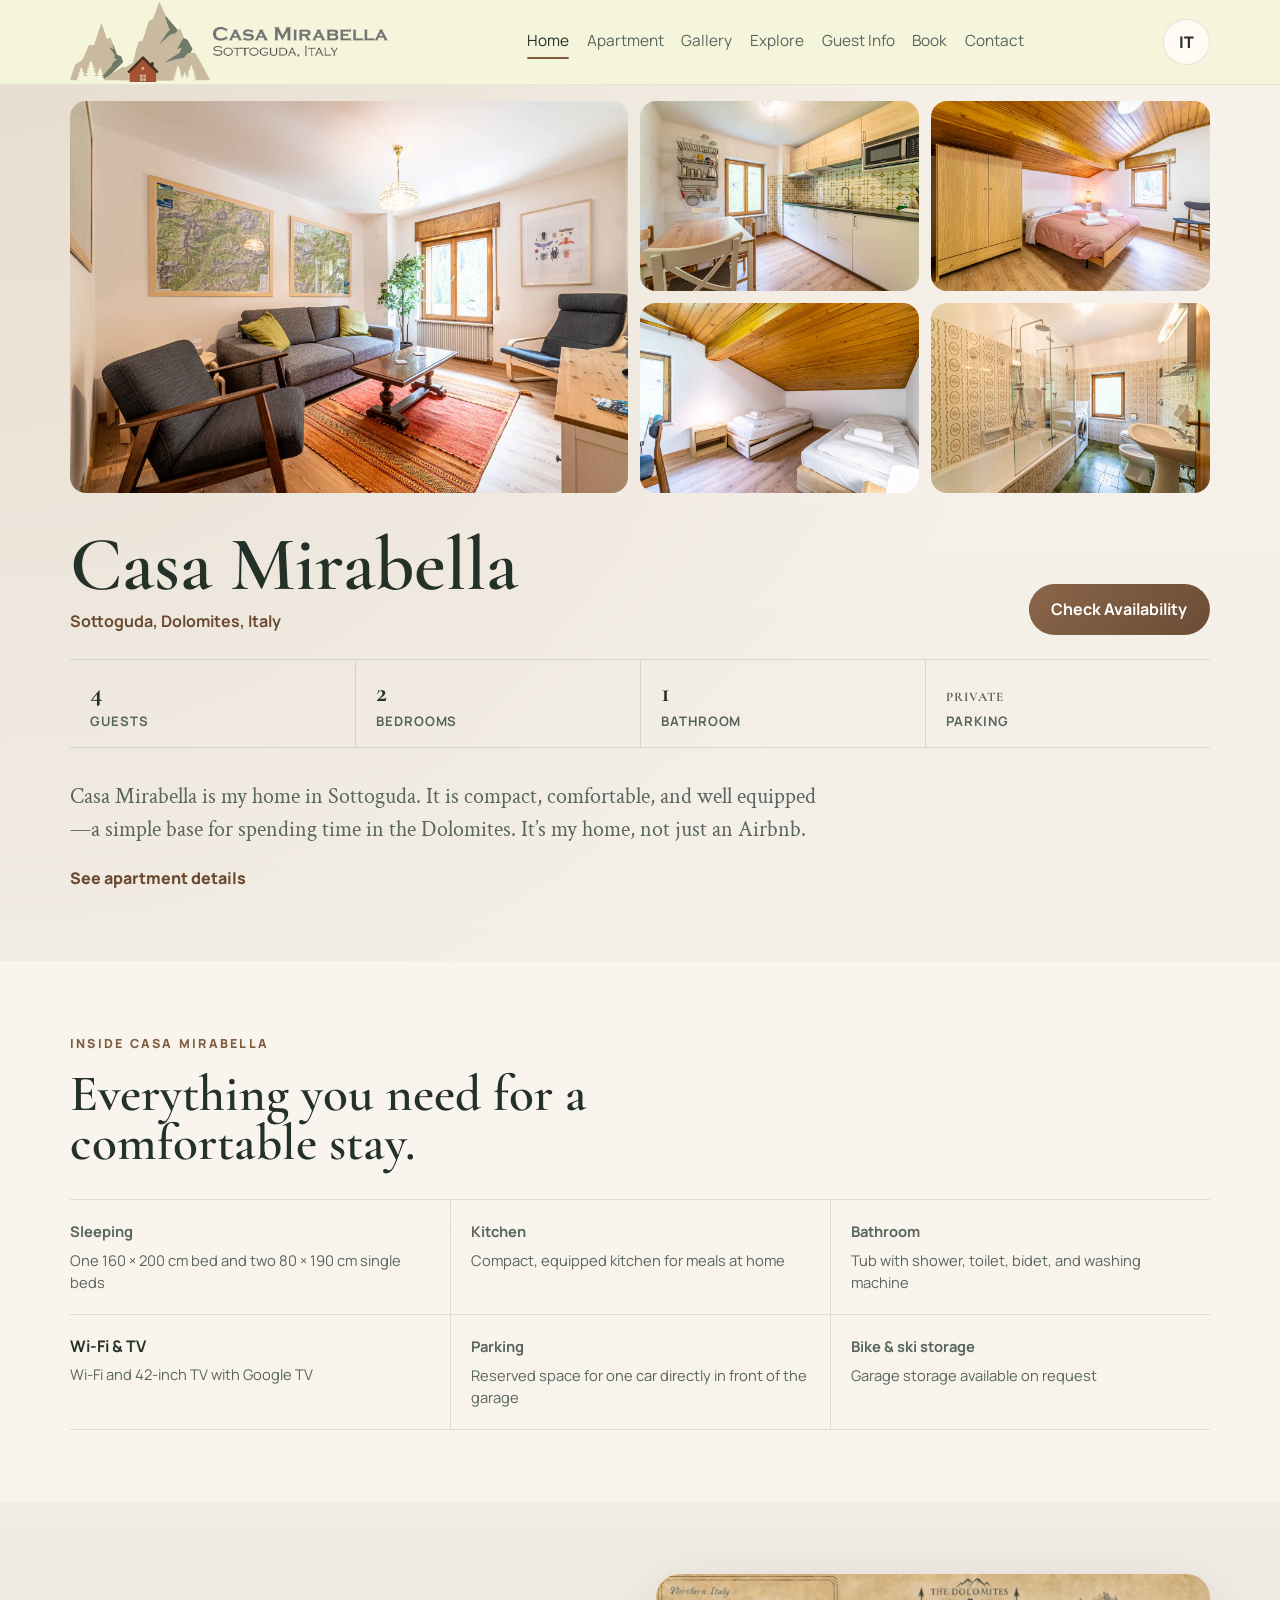
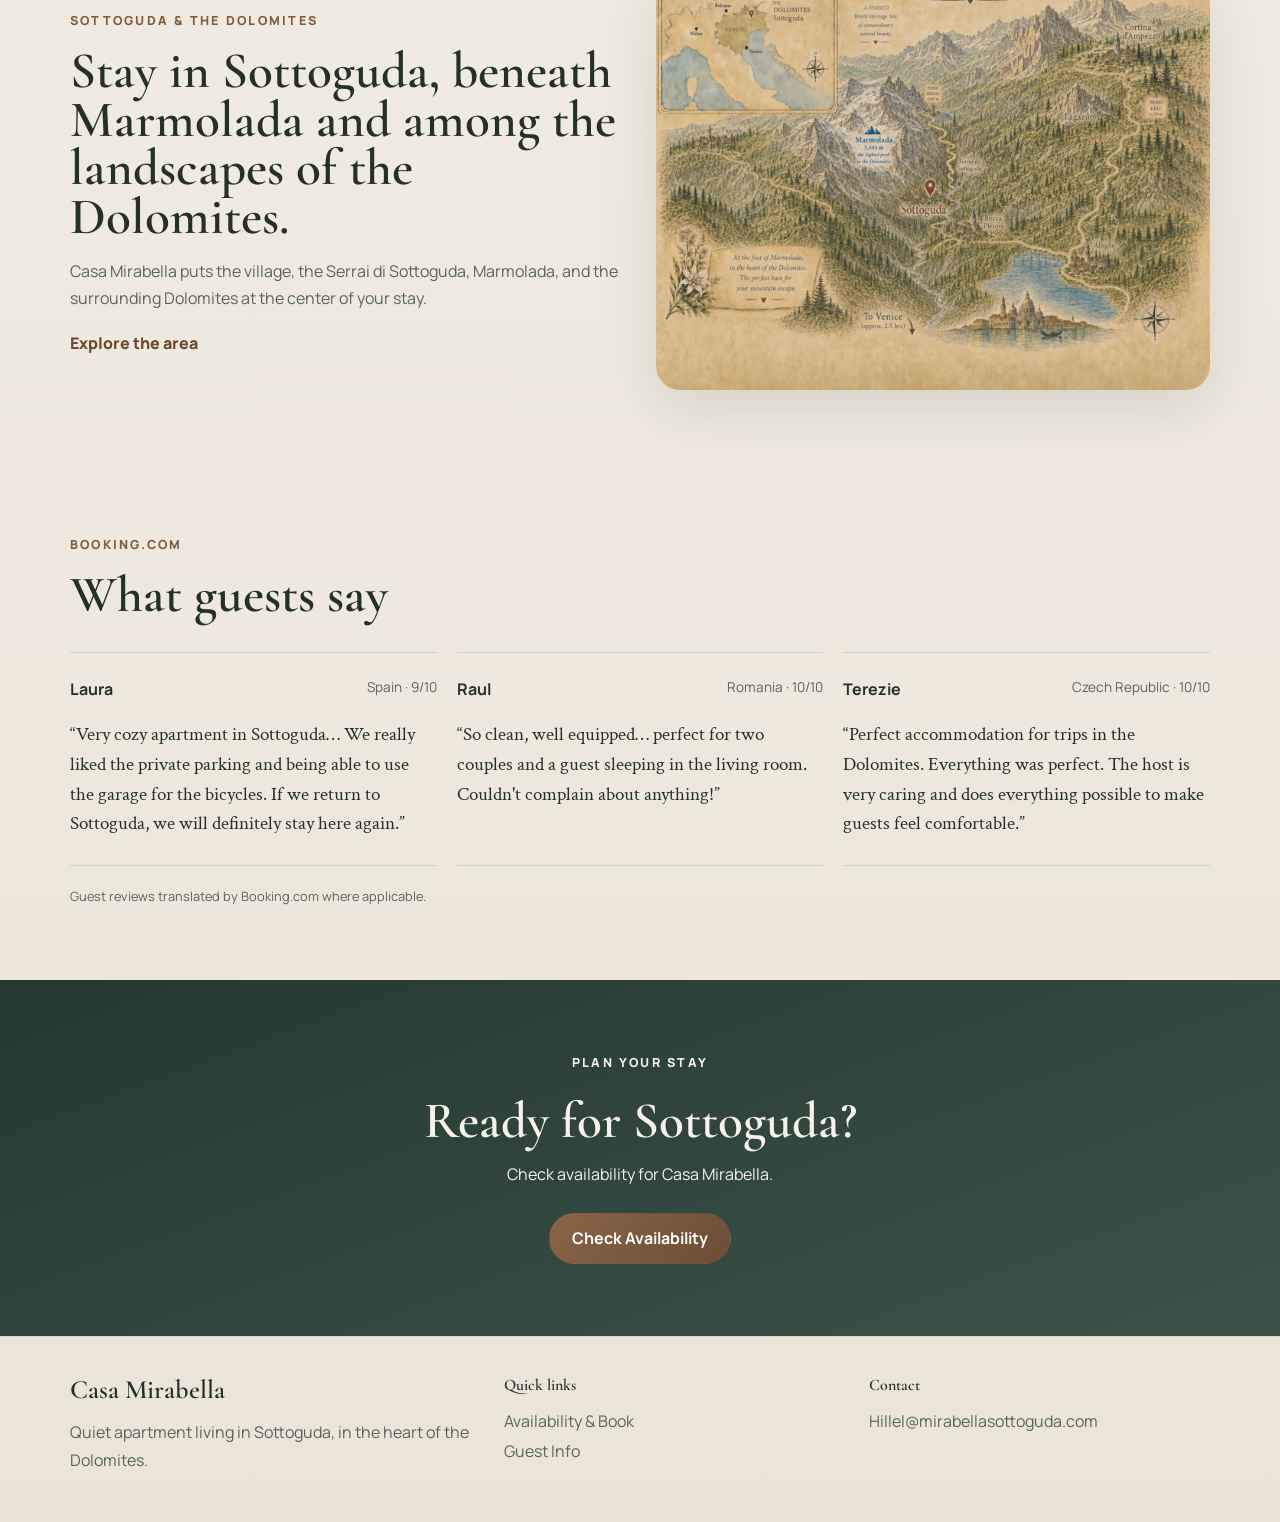
<file: index.html>
<!DOCTYPE html>
<html lang="en">
<head>
  <meta charset="UTF-8">
  <meta name="viewport" content="width=device-width, initial-scale=1.0">
  <title>Casa Mirabella | Dolomite Apartment in Sottoguda</title>
  <meta name="description" content="Casa Mirabella is a warm mountain apartment in Sottoguda, Italy, designed for quiet stays, alpine adventures, and comfortable guest living in the Dolomites.">
  <link rel="preconnect" href="https://fonts.googleapis.com">
  <link rel="preconnect" href="https://fonts.gstatic.com" crossorigin>
  <link href="https://fonts.googleapis.com/css2?family=Manrope:wght@400;500;700;800&family=Cormorant+Garamond:wght@500;600;700&family=Crimson+Text:wght@400;600&display=swap" rel="stylesheet">
  <link rel="stylesheet" href="style.css">
</head>
<body data-page="home">
  <header class="site-header">
    <div class="container header-inner">
      <a class="brand" href="index.html" aria-label="Casa Mirabella home">
        <img class="brand-icon" src="photos/casa-mirabella-icon.png" alt="Casa Mirabella">
        <span class="brand-text">
          <img class="brand-name" src="photos/casa-mirabella-text.png" alt="Casa Mirabella">
          <img class="brand-tagline" src="photos/Sottoguda-Italy.png" alt="Sottoguda, Italy">
        </span>
      </a>
      <button class="nav-toggle" type="button" aria-expanded="false" aria-controls="site-nav"><span></span><span></span><span></span></button>
      <nav id="site-nav" class="site-nav" aria-label="Main navigation">
        <a href="index.html" class="active"><span class="lang lang-en">Home</span><span class="lang lang-it">Home</span></a>
        <a href="apartment.html"><span class="lang lang-en">Apartment</span><span class="lang lang-it">Appartamento</span></a>
        <a href="gallery.html"><span class="lang lang-en">Gallery</span><span class="lang lang-it">Galleria</span></a>
        <a href="explore.html"><span class="lang lang-en">Explore</span><span class="lang lang-it">Dintorni</span></a>
        <a href="guest-info.html"><span class="lang lang-en">Guest Info</span><span class="lang lang-it">Info Ospiti</span></a>
        <a href="book.html"><span class="lang lang-en">Book</span><span class="lang lang-it">Prenota</span></a>
        <a href="contact.html"><span class="lang lang-en">Contact</span><span class="lang lang-it">Contatti</span></a>
      </nav>
      <button class="language-toggle" type="button" aria-label="Toggle language"><span data-lang-label>IT</span></button>
    </div>
  </header>

  <main>
    <section class="home-property-opening" aria-labelledby="property-title">
      <div class="container">
        <div class="home-photo-grid" aria-label="Casa Mirabella apartment photos">
          <a class="home-photo home-photo-feature" href="gallery.html"><img src="photos/apartment/livingroom.jpg" alt="Casa Mirabella living room"></a>
          <a class="home-photo" href="gallery.html"><img src="photos/apartment/kitchen.jpg" alt="Casa Mirabella kitchen"></a>
          <a class="home-photo" href="gallery.html"><img src="photos/apartment/master.jpg" alt="Casa Mirabella main bedroom"></a>
          <a class="home-photo" href="gallery.html"><img src="photos/apartment/guest.jpg" alt="Casa Mirabella twin bedroom"></a>
          <a class="home-photo" href="gallery.html"><img src="photos/apartment/bath.jpg" alt="Casa Mirabella bathroom"></a>
        </div>

        <div class="property-heading">
          <div>
            <h1 id="property-title">Casa Mirabella</h1>
            <p class="property-location"><span class="lang lang-en">Sottoguda, Dolomites, Italy</span><span class="lang lang-it">Sottoguda, Dolomiti, Italia</span></p>
          </div>
          <a class="button button-primary" href="book.html"><span class="lang lang-en">Check Availability</span><span class="lang lang-it">Controlla disponibilità</span></a>
        </div>

        <div class="property-facts" aria-label="Key property facts">
          <div><strong>4</strong><span class="lang lang-en">Guests</span><span class="lang lang-it">Ospiti</span></div>
          <div><strong>2</strong><span class="lang lang-en">Bedrooms</span><span class="lang lang-it">Camere</span></div>
          <div><strong>1</strong><span class="lang lang-en">Bathroom</span><span class="lang lang-it">Bagno</span></div>
          <div><strong><span class="lang lang-en">Private</span><span class="lang lang-it">Privato</span></strong><span class="lang lang-en">Parking</span><span class="lang lang-it">Parcheggio</span></div>
        </div>

        <div class="property-intro">
          <p><span class="lang lang-en">Casa Mirabella is my home in Sottoguda. It is compact, comfortable, and well equipped—a simple base for spending time in the Dolomites. It’s my home, not just an Airbnb.</span><span class="lang lang-it">Casa Mirabella è la mia casa a Sottoguda. È raccolta, confortevole e ben attrezzata: una base semplice per vivere le Dolomiti. È casa mia, non soltanto un Airbnb.</span></p>
          <a class="text-link" href="apartment.html"><span class="lang lang-en">See apartment details</span><span class="lang lang-it">Scopri l’appartamento</span></a>
        </div>
      </div>
    </section>

    <section class="section section-soft home-details">
      <div class="container">
        <div class="section-heading">
          <p class="eyebrow"><span class="lang lang-en">Inside Casa Mirabella</span><span class="lang lang-it">Dentro Casa Mirabella</span></p>
          <h2><span class="lang lang-en">Everything you need for a comfortable stay.</span><span class="lang lang-it">Tutto il necessario per un soggiorno confortevole.</span></h2>
        </div>
        <div class="home-detail-list">
          <div><strong><span class="lang lang-en">Sleeping</span><span class="lang lang-it">Posti letto</span></strong><span class="lang lang-en">One 160 × 200 cm bed and two 80 × 190 cm single beds</span><span class="lang lang-it">Un letto da 160 × 200 cm e due letti singoli da 80 × 190 cm</span></div>
          <div><strong><span class="lang lang-en">Kitchen</span><span class="lang lang-it">Cucina</span></strong><span class="lang lang-en">Compact, equipped kitchen for meals at home</span><span class="lang lang-it">Cucina raccolta e attrezzata per mangiare in casa</span></div>
          <div><strong><span class="lang lang-en">Bathroom</span><span class="lang lang-it">Bagno</span></strong><span class="lang lang-en">Tub with shower, toilet, bidet, and washing machine</span><span class="lang lang-it">Vasca con doccia, WC, bidet e lavatrice</span></div>
          <div><strong>Wi-Fi & TV</strong><span class="lang lang-en">Wi-Fi and 42-inch TV with Google TV</span><span class="lang lang-it">Wi-Fi e TV da 42 pollici con Google TV</span></div>
          <div><strong><span class="lang lang-en">Parking</span><span class="lang lang-it">Parcheggio</span></strong><span class="lang lang-en">Reserved space for one car directly in front of the garage</span><span class="lang lang-it">Posto riservato per un’auto direttamente davanti al garage</span></div>
          <div><strong><span class="lang lang-en">Bike & ski storage</span><span class="lang lang-it">Deposito bici e sci</span></strong><span class="lang lang-en">Garage storage available on request</span><span class="lang lang-it">Spazio in garage disponibile su richiesta</span></div>
        </div>
      </div>
    </section>

    <section class="section home-map-section">
      <div class="container location-band">
        <div class="location-copy">
          <p class="eyebrow"><span class="lang lang-en">Sottoguda & the Dolomites</span><span class="lang lang-it">Sottoguda e le Dolomiti</span></p>
          <h2><span class="lang lang-en">Stay in Sottoguda, beneath Marmolada and among the landscapes of the Dolomites.</span><span class="lang lang-it">Soggiorna a Sottoguda, ai piedi della Marmolada e tra i paesaggi delle Dolomiti.</span></h2>
          <p><span class="lang lang-en">Casa Mirabella puts the village, the Serrai di Sottoguda, Marmolada, and the surrounding Dolomites at the center of your stay.</span><span class="lang lang-it">Casa Mirabella mette al centro del soggiorno il borgo, i Serrai di Sottoguda, la Marmolada e le Dolomiti circostanti.</span></p>
          <a class="text-link" href="explore.html"><span class="lang lang-en">Explore the area</span><span class="lang lang-it">Scopri la zona</span></a>
        </div>
        <div class="location-map"><img src="photos/area/artistic_map.png" alt="Illustrated map of Sottoguda and the surrounding Dolomites"></div>
      </div>
    </section>

    <section class="section home-reviews">
      <div class="container">
        <div class="section-heading">
          <p class="eyebrow">Booking.com</p>
          <h2><span class="lang lang-en">What guests say</span><span class="lang lang-it">Cosa dicono gli ospiti</span></h2>
        </div>
        <div class="review-grid">
          <article class="review-card">
            <div class="review-meta"><strong>Laura</strong><span><span class="lang lang-en">Spain · 9/10</span><span class="lang lang-it">Spagna · 9/10</span></span></div>
            <blockquote><span class="lang lang-en">“Very cozy apartment in Sottoguda… We really liked the private parking and being able to use the garage for the bicycles. If we return to Sottoguda, we will definitely stay here again.”</span><span class="lang lang-it">“Appartamento molto accogliente a Sottoguda… Ci sono piaciuti molto il parcheggio privato e la possibilità di utilizzare il garage per le biciclette. Se torneremo a Sottoguda, soggiorneremo sicuramente di nuovo qui.”</span></blockquote>
          </article>
          <article class="review-card">
            <div class="review-meta"><strong>Raul</strong><span>Romania · 10/10</span></div>
            <blockquote><span class="lang lang-en">“So clean, well equipped… perfect for two couples and a guest sleeping in the living room. Couldn't complain about anything!”</span><span class="lang lang-it">“Pulitissimo e ben attrezzato… perfetto per due coppie e un ospite che dorme in soggiorno. Non potremmo lamentarci di nulla!”</span></blockquote>
          </article>
          <article class="review-card">
            <div class="review-meta"><strong>Terezie</strong><span><span class="lang lang-en">Czech Republic · 10/10</span><span class="lang lang-it">Repubblica Ceca · 10/10</span></span></div>
            <blockquote><span class="lang lang-en">“Perfect accommodation for trips in the Dolomites. Everything was perfect. The host is very caring and does everything possible to make guests feel comfortable.”</span><span class="lang lang-it">“Alloggio perfetto per escursioni nelle Dolomiti. Tutto era perfetto. L’host è molto premuroso e fa tutto il possibile per far sentire gli ospiti a proprio agio.”</span></blockquote>
          </article>
        </div>
        <p class="review-note"><span class="lang lang-en">Guest reviews translated by Booking.com where applicable.</span><span class="lang lang-it">Recensioni degli ospiti tradotte da Booking.com, ove applicabile.</span></p>
      </div>
    </section>

    <section class="section section-dark home-booking-cta">
      <div class="container">
        <p class="eyebrow"><span class="lang lang-en">Plan your stay</span><span class="lang lang-it">Organizza il soggiorno</span></p>
        <h2><span class="lang lang-en">Ready for Sottoguda?</span><span class="lang lang-it">Pronto per Sottoguda?</span></h2>
        <p><span class="lang lang-en">Check availability for Casa Mirabella.</span><span class="lang lang-it">Controlla la disponibilità di Casa Mirabella.</span></p>
        <a class="button button-primary" href="book.html"><span class="lang lang-en">Check Availability</span><span class="lang lang-it">Controlla disponibilità</span></a>
      </div>
    </section>
  </main>

  <footer class="site-footer">
    <div class="container footer-grid">
      <div><h3>Casa Mirabella</h3><p class="lang lang-en">Quiet apartment living in Sottoguda, in the heart of the Dolomites.</p><p class="lang lang-it">Un soggiorno tranquillo a Sottoguda, nel cuore delle Dolomiti.</p></div>
      <div><h4><span class="lang lang-en">Quick links</span><span class="lang lang-it">Link rapidi</span></h4><a href="book.html"><span class="lang lang-en">Availability & Book</span><span class="lang lang-it">Disponibilità e prenotazioni</span></a><a href="guest-info.html"><span class="lang lang-en">Guest Info</span><span class="lang lang-it">Info Ospiti</span></a></div>
      <div><h4><span class="lang lang-en">Contact</span><span class="lang lang-it">Contatti</span></h4><a href="contact.html#contact-form">Hillel@mirabellasottoguda.com</a></div>
    </div>
  </footer>
  <script src="script.js"></script>
</body>
</html>
</file>
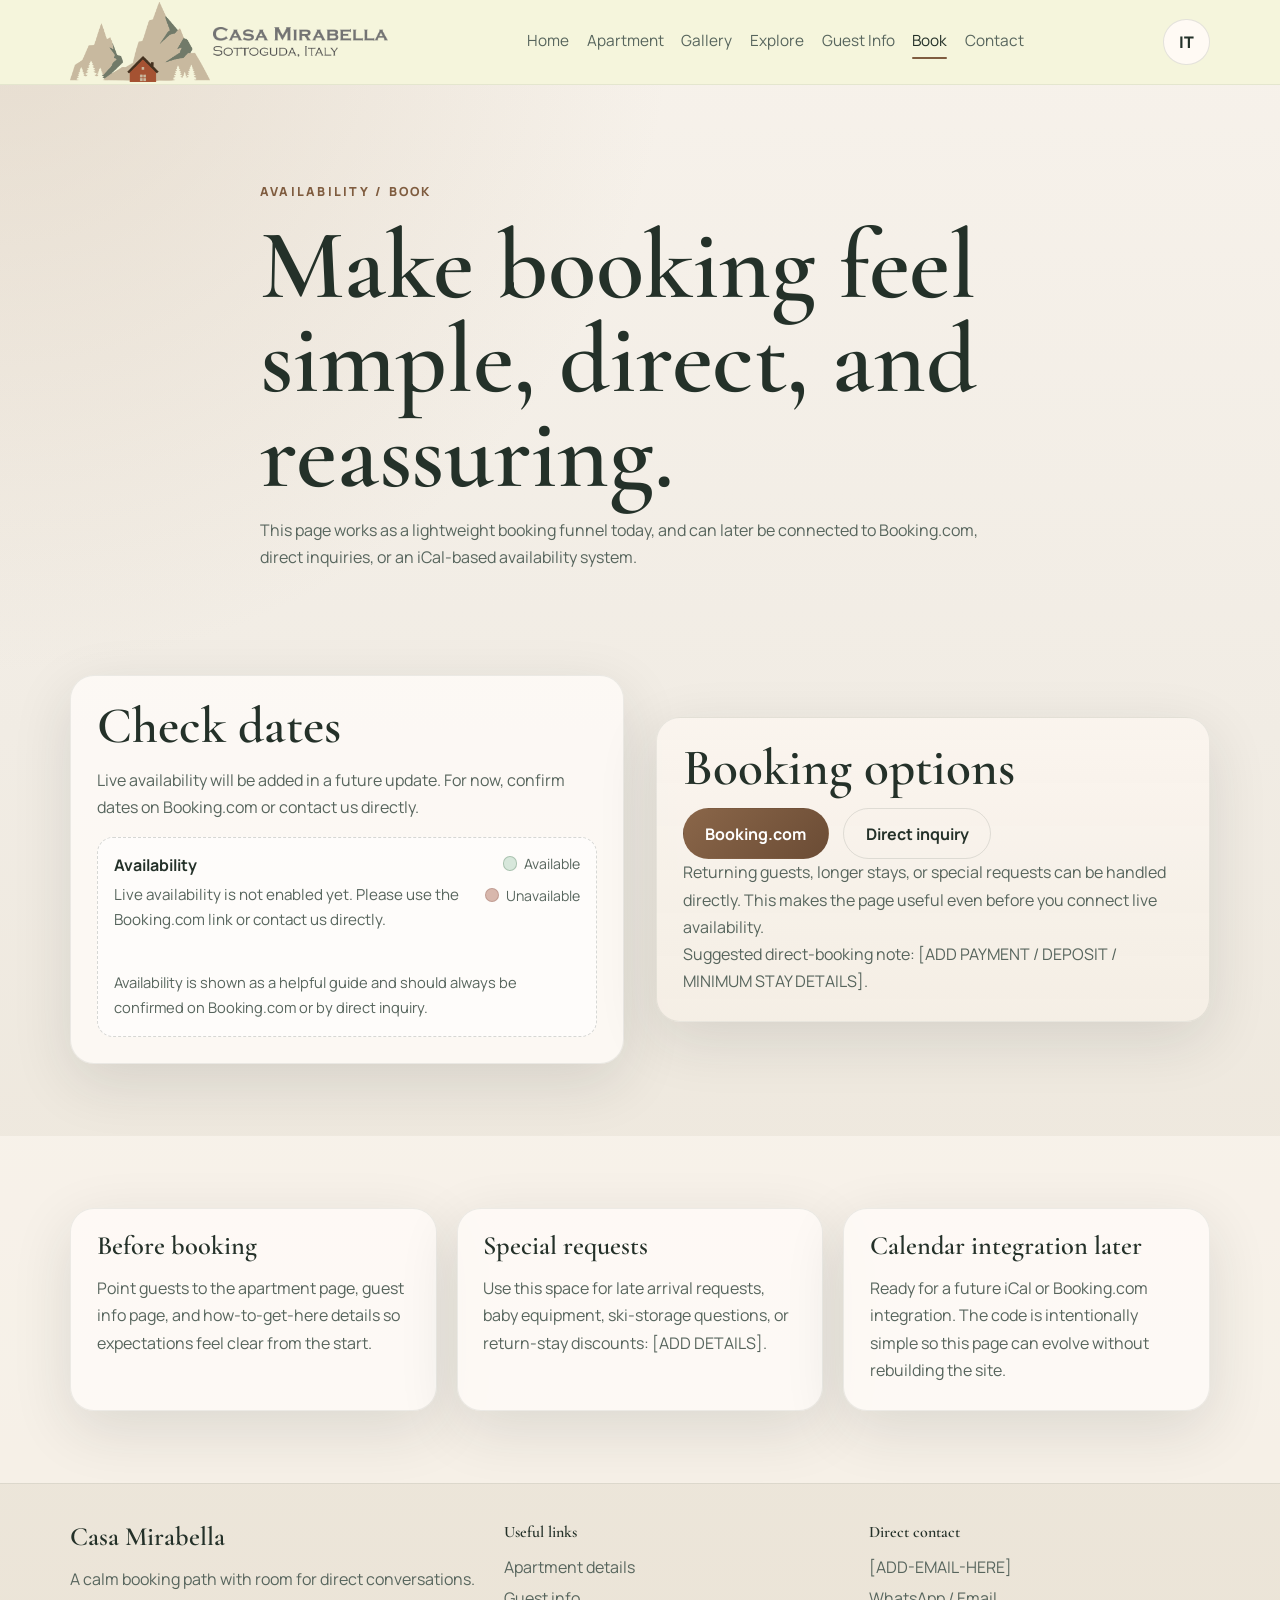
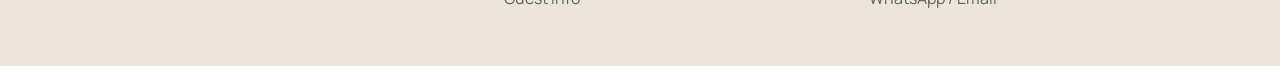
<file: book.html>
<!DOCTYPE html>
<html lang="en">
<head>
  <meta charset="UTF-8">
  <meta name="viewport" content="width=device-width, initial-scale=1.0">
  <title>Availability & Book | Casa Mirabella</title>
  <meta name="description" content="Availability and booking page for Casa Mirabella in Sottoguda, Italy.">
  <link rel="preconnect" href="https://fonts.googleapis.com">
  <link rel="preconnect" href="https://fonts.gstatic.com" crossorigin>
  <link href="https://fonts.googleapis.com/css2?family=Manrope:wght@400;500;700;800&family=Cormorant+Garamond:wght@500;600;700&family=Crimson+Text:wght@400;600&display=swap" rel="stylesheet">
  <link rel="stylesheet" href="style.css">
</head>
<body data-page="book">
  <header class="site-header">
    <div class="container header-inner">
      <a class="brand" href="index.html" aria-label="Casa Mirabella home"><img class="brand-icon" src="photos/casa-mirabella-icon.png" alt="Casa Mirabella"><span class="brand-text"><img class="brand-name" src="photos/casa-mirabella-text.png" alt="Casa Mirabella"><img class="brand-tagline" src="photos/Sottoguda-Italy.png" alt="Sottoguda, Italy"></span></a>
      <button class="nav-toggle" type="button" aria-expanded="false" aria-controls="site-nav"><span></span><span></span><span></span></button>
      <nav id="site-nav" class="site-nav" aria-label="Main navigation">
        <a href="index.html"><span class="lang lang-en">Home</span><span class="lang lang-it">Home</span></a>
        <a href="apartment.html"><span class="lang lang-en">Apartment</span><span class="lang lang-it">Appartamento</span></a>
        <a href="gallery.html"><span class="lang lang-en">Gallery</span><span class="lang lang-it">Galleria</span></a>
        <a href="explore.html"><span class="lang lang-en">Explore</span><span class="lang lang-it">Dintorni</span></a>
        <a href="guest-info.html"><span class="lang lang-en">Guest Info</span><span class="lang lang-it">Info Ospiti</span></a>
        <a href="book.html" class="active"><span class="lang lang-en">Book</span><span class="lang lang-it">Prenota</span></a>
        <a href="contact.html"><span class="lang lang-en">Contact</span><span class="lang lang-it">Contatti</span></a>
      </nav>
      <button class="language-toggle" type="button" aria-label="Toggle language"><span data-lang-label>IT</span></button>
    </div>
  </header>
  <main class="page-main">
    <section class="page-hero">
      <div class="container narrow">
        <p class="eyebrow"><span class="lang lang-en">Availability / Book</span><span class="lang lang-it">Disponibilita / Prenota</span></p>
        <h1><span class="lang lang-en">Make booking feel simple, direct, and reassuring.</span><span class="lang lang-it">Rendi la prenotazione semplice, diretta e rassicurante.</span></h1>
        <p><span class="lang lang-en">This page works as a lightweight booking funnel today, and can later be connected to Booking.com, direct inquiries, or an iCal-based availability system.</span><span class="lang lang-it">Questa pagina funziona gia oggi come un piccolo funnel di prenotazione e puo poi essere collegata a Booking.com, richieste dirette o a un sistema disponibilita basato su iCal.</span></p>
      </div>
    </section>
    <section class="section">
      <div class="container booking-layout">
        <div class="booking-panel">
          <h2><span class="lang lang-en">Check dates</span><span class="lang lang-it">Controlla le date</span></h2>
          <p><span class="lang lang-en">Live availability will be added in a future update. For now, confirm dates on Booking.com or contact us directly.</span><span class="lang lang-it">La disponibilita in tempo reale verra aggiunta in un aggiornamento futuro. Per ora, conferma le date su Booking.com o contattaci direttamente.</span></p>
          <div class="calendar-placeholder availability-widget" data-availability-calendar>
            <div class="calendar-head">
              <div>
                <strong><span class="lang lang-en">Availability</span><span class="lang lang-it">Disponibilita</span></strong>
                <p class="calendar-status" data-calendar-status>
                  <span class="lang lang-en">Live calendar coming soon.</span>
                  <span class="lang lang-it">Calendario live in arrivo.</span>
                </p>
              </div>
              <div class="calendar-legend" aria-label="Calendar legend">
                <span><i class="legend-dot is-available"></i><span class="lang lang-en">Available</span><span class="lang lang-it">Libero</span></span>
                <span><i class="legend-dot is-unavailable"></i><span class="lang lang-en">Unavailable</span><span class="lang lang-it">Occupato</span></span>
              </div>
            </div>
            <div class="calendar-months" data-calendar-months></div>
            <p class="calendar-note">
              <span class="lang lang-en">Availability is shown as a helpful guide and should always be confirmed on Booking.com or by direct inquiry.</span>
              <span class="lang lang-it">La disponibilita e mostrata come riferimento utile e va sempre confermata su Booking.com o con richiesta diretta.</span>
            </p>
          </div>
        </div>
        <div class="booking-panel emphasis">
          <h2><span class="lang lang-en">Booking options</span><span class="lang lang-it">Opzioni di prenotazione</span></h2>
          <div class="booking-actions">
            <a class="button button-primary" href="[ADD-BOOKING-COM-LINK]">Booking.com</a>
            <a class="button button-secondary" href="contact.html"><span class="lang lang-en">Direct inquiry</span><span class="lang lang-it">Richiesta diretta</span></a>
          </div>
          <div class="rich-text">
            <p class="lang lang-en">Returning guests, longer stays, or special requests can be handled directly. This makes the page useful even before you connect live availability.</p>
            <p class="lang lang-it">Gli ospiti di ritorno, i soggiorni piu lunghi o le richieste speciali possono essere gestiti direttamente. Cosi la pagina resta utile anche prima di collegare la disponibilita in tempo reale.</p>
            <p class="lang lang-en">Suggested direct-booking note: [ADD PAYMENT / DEPOSIT / MINIMUM STAY DETAILS].</p>
            <p class="lang lang-it">Nota suggerita per la prenotazione diretta: [AGGIUNGI DETTAGLI SU PAGAMENTO / CAPARRA / SOGGIORNO MINIMO].</p>
          </div>
        </div>
      </div>
    </section>
    <section class="section section-soft">
      <div class="container details-grid">
        <article class="info-card"><h3><span class="lang lang-en">Before booking</span><span class="lang lang-it">Prima di prenotare</span></h3><p><span class="lang lang-en">Point guests to the apartment page, guest info page, and how-to-get-here details so expectations feel clear from the start.</span><span class="lang lang-it">Indirizza gli ospiti alla pagina dell'appartamento, alle info ospiti e alle indicazioni su come arrivare, cosi le aspettative sono chiare fin dall'inizio.</span></p></article>
        <article class="info-card"><h3><span class="lang lang-en">Special requests</span><span class="lang lang-it">Richieste speciali</span></h3><p><span class="lang lang-en">Use this space for late arrival requests, baby equipment, ski-storage questions, or return-stay discounts: [ADD DETAILS].</span><span class="lang lang-it">Usa questo spazio per richieste di arrivo tardivo, attrezzatura per bambini, dubbi su deposito sci o sconti per chi torna: [AGGIUNGI DETTAGLI].</span></p></article>
        <article class="info-card"><h3><span class="lang lang-en">Calendar integration later</span><span class="lang lang-it">Integrazione calendario in futuro</span></h3><p><span class="lang lang-en">Ready for a future iCal or Booking.com integration. The code is intentionally simple so this page can evolve without rebuilding the site.</span><span class="lang lang-it">Pronta per una futura integrazione iCal o Booking.com. Il codice e volutamente semplice, cosi questa pagina puo evolvere senza rifare il sito.</span></p></article>
      </div>
    </section>
  </main>
  <footer class="site-footer">
    <div class="container footer-grid">
      <div><h3>Casa Mirabella</h3><p class="lang lang-en">A calm booking path with room for direct conversations.</p><p class="lang lang-it">Un percorso di prenotazione tranquillo con spazio per il contatto diretto.</p></div>
      <div><h4><span class="lang lang-en">Useful links</span><span class="lang lang-it">Link utili</span></h4><a href="apartment.html"><span class="lang lang-en">Apartment details</span><span class="lang lang-it">Dettagli appartamento</span></a><a href="guest-info.html"><span class="lang lang-en">Guest info</span><span class="lang lang-it">Info ospiti</span></a></div>
      <div><h4><span class="lang lang-en">Direct contact</span><span class="lang lang-it">Contatto diretto</span></h4><a href="contact.html#contact-form">[ADD-EMAIL-HERE]</a><a href="contact.html#contact-form">WhatsApp / Email</a></div>
    </div>
  </footer>
  <script src="script.js"></script>
</body>
</html>
</file>
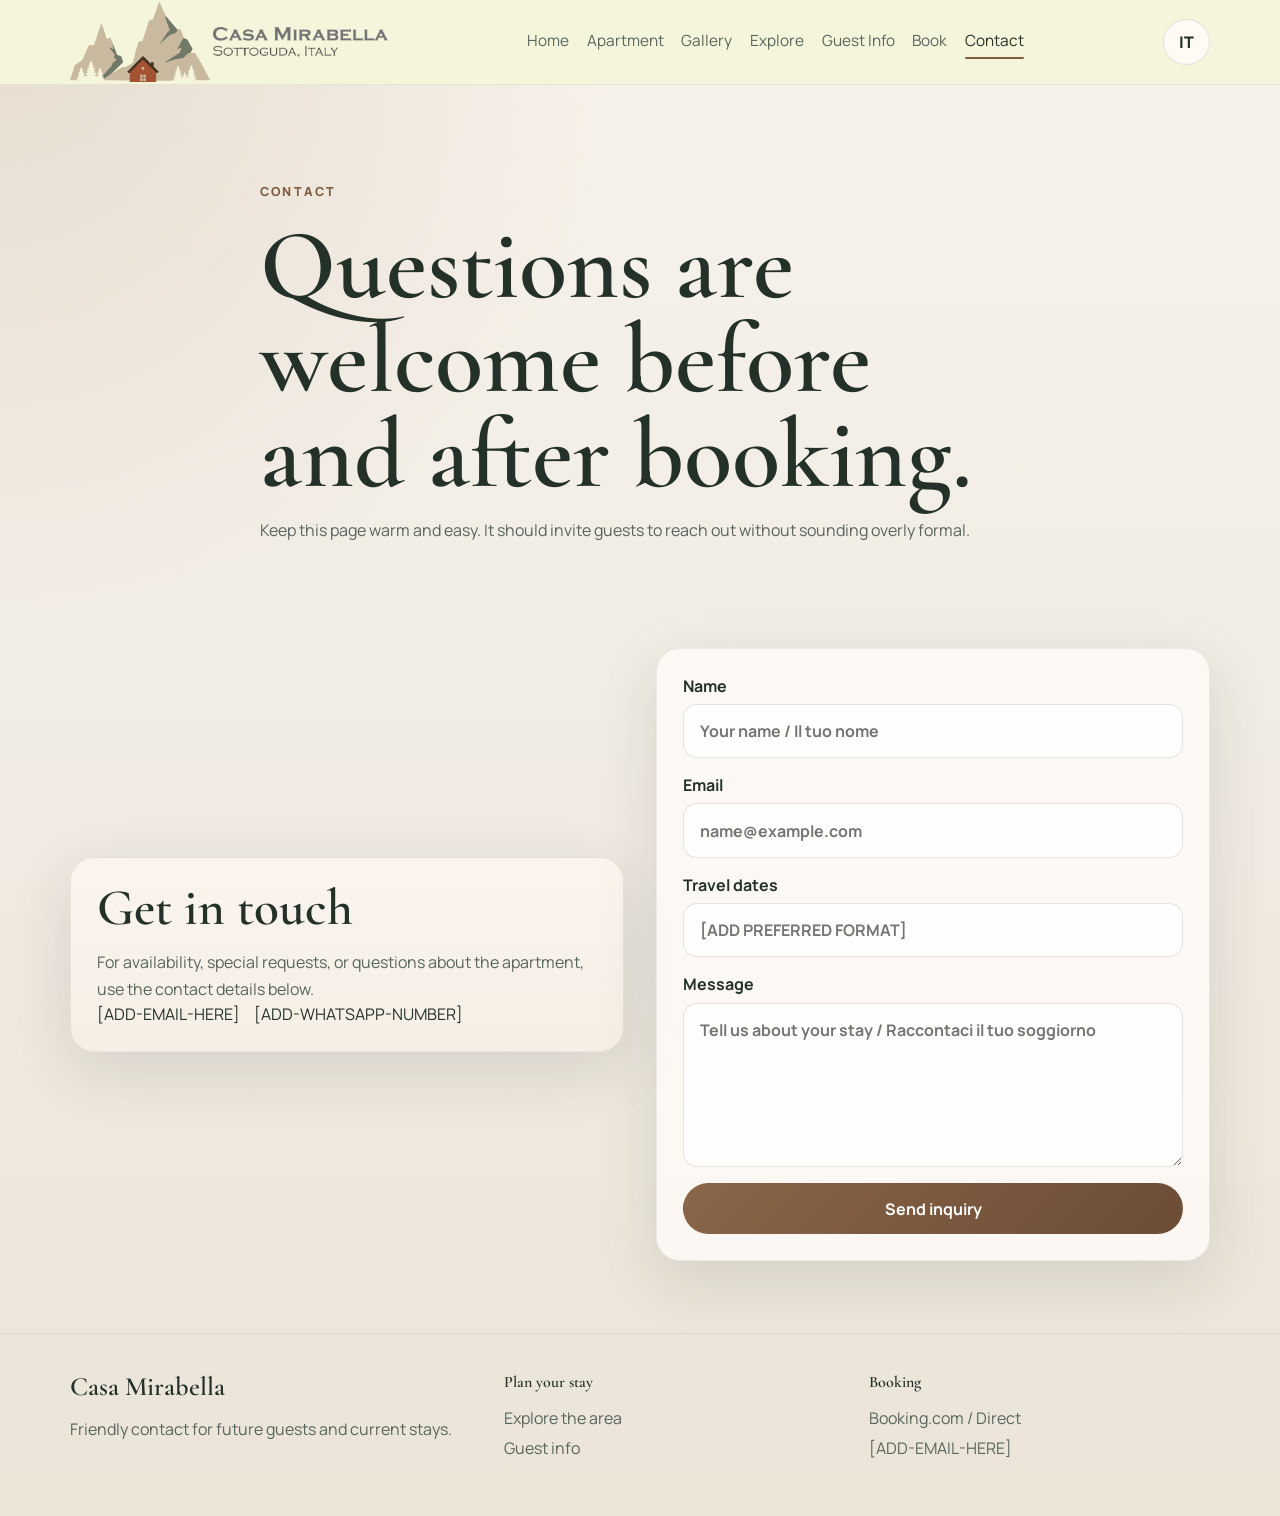
<file: contact.html>
<!DOCTYPE html>
<html lang="en">
<head>
  <meta charset="UTF-8">
  <meta name="viewport" content="width=device-width, initial-scale=1.0">
  <title>Contact | Casa Mirabella</title>
  <meta name="description" content="Contact Casa Mirabella for availability questions, guest support, and special requests.">
  <link rel="preconnect" href="https://fonts.googleapis.com">
  <link rel="preconnect" href="https://fonts.gstatic.com" crossorigin>
  <link href="https://fonts.googleapis.com/css2?family=Manrope:wght@400;500;700;800&family=Cormorant+Garamond:wght@500;600;700&family=Crimson+Text:wght@400;600&display=swap" rel="stylesheet">
  <link rel="stylesheet" href="style.css">
</head>
<body data-page="contact">
  <header class="site-header">
    <div class="container header-inner">
      <a class="brand" href="index.html" aria-label="Casa Mirabella home"><img class="brand-icon" src="photos/casa-mirabella-icon.png" alt="Casa Mirabella"><span class="brand-text"><img class="brand-name" src="photos/casa-mirabella-text.png" alt="Casa Mirabella"><img class="brand-tagline" src="photos/Sottoguda-Italy.png" alt="Sottoguda, Italy"></span></a>
      <button class="nav-toggle" type="button" aria-expanded="false" aria-controls="site-nav"><span></span><span></span><span></span></button>
      <nav id="site-nav" class="site-nav" aria-label="Main navigation">
        <a href="index.html"><span class="lang lang-en">Home</span><span class="lang lang-it">Home</span></a>
        <a href="apartment.html"><span class="lang lang-en">Apartment</span><span class="lang lang-it">Appartamento</span></a>
        <a href="gallery.html"><span class="lang lang-en">Gallery</span><span class="lang lang-it">Galleria</span></a>
        <a href="explore.html"><span class="lang lang-en">Explore</span><span class="lang lang-it">Dintorni</span></a>
        <a href="guest-info.html"><span class="lang lang-en">Guest Info</span><span class="lang lang-it">Info Ospiti</span></a>
        <a href="book.html"><span class="lang lang-en">Book</span><span class="lang lang-it">Prenota</span></a>
        <a href="contact.html" class="active"><span class="lang lang-en">Contact</span><span class="lang lang-it">Contatti</span></a>
      </nav>
      <button class="language-toggle" type="button" aria-label="Toggle language"><span data-lang-label>IT</span></button>
    </div>
  </header>
  <main class="page-main">
    <section class="page-hero">
      <div class="container narrow">
        <p class="eyebrow"><span class="lang lang-en">Contact</span><span class="lang lang-it">Contatti</span></p>
        <h1><span class="lang lang-en">Questions are welcome before and after booking.</span><span class="lang lang-it">Le domande sono benvenute prima e dopo la prenotazione.</span></h1>
        <p><span class="lang lang-en">Keep this page warm and easy. It should invite guests to reach out without sounding overly formal.</span><span class="lang lang-it">Mantieni questa pagina accogliente e semplice. Dovrebbe invitare gli ospiti a scrivere senza suonare troppo formale.</span></p>
      </div>
    </section>
    <section class="section">
      <div class="container contact-layout">
        <div class="contact-panel emphasis">
          <h2><span class="lang lang-en">Get in touch</span><span class="lang lang-it">Scrivici</span></h2>
          <p><span class="lang lang-en">For availability, special requests, or questions about the apartment, use the contact details below.</span><span class="lang lang-it">Per disponibilita, richieste speciali o domande sull'appartamento, usa i contatti qui sotto.</span></p>
          <div class="contact-links">
            <a href="#contact-form">[ADD-EMAIL-HERE]</a>
            <a href="#contact-form">[ADD-WHATSAPP-NUMBER]</a>
          </div>
        </div>
        <form id="contact-form" class="contact-form">
          <!-- Static layout only. Replace action with your form handler later if needed. -->
          <label><span class="lang lang-en">Name</span><span class="lang lang-it">Nome</span><input type="text" name="name" placeholder="Your name / Il tuo nome"></label>
          <label><span>Email</span><input type="email" name="email" placeholder="name@example.com"></label>
          <label><span class="lang lang-en">Travel dates</span><span class="lang lang-it">Date del soggiorno</span><input type="text" name="dates" placeholder="[ADD PREFERRED FORMAT]"></label>
          <label><span class="lang lang-en">Message</span><span class="lang lang-it">Messaggio</span><textarea name="message" rows="6" placeholder="Tell us about your stay / Raccontaci il tuo soggiorno"></textarea></label>
          <button class="button button-primary" type="submit"><span class="lang lang-en">Send inquiry</span><span class="lang lang-it">Invia richiesta</span></button>
        </form>
      </div>
    </section>
  </main>
  <footer class="site-footer">
    <div class="container footer-grid">
      <div><h3>Casa Mirabella</h3><p class="lang lang-en">Friendly contact for future guests and current stays.</p><p class="lang lang-it">Un contatto cordiale per futuri ospiti e soggiorni in corso.</p></div>
      <div><h4><span class="lang lang-en">Plan your stay</span><span class="lang lang-it">Organizza il soggiorno</span></h4><a href="explore.html"><span class="lang lang-en">Explore the area</span><span class="lang lang-it">Esplora la zona</span></a><a href="guest-info.html"><span class="lang lang-en">Guest info</span><span class="lang lang-it">Info ospiti</span></a></div>
      <div><h4><span class="lang lang-en">Booking</span><span class="lang lang-it">Prenotazioni</span></h4><a href="book.html">Booking.com / Direct</a><a href="#contact-form">[ADD-EMAIL-HERE]</a></div>
    </div>
  </footer>
  <script src="script.js"></script>
</body>
</html>
</file>
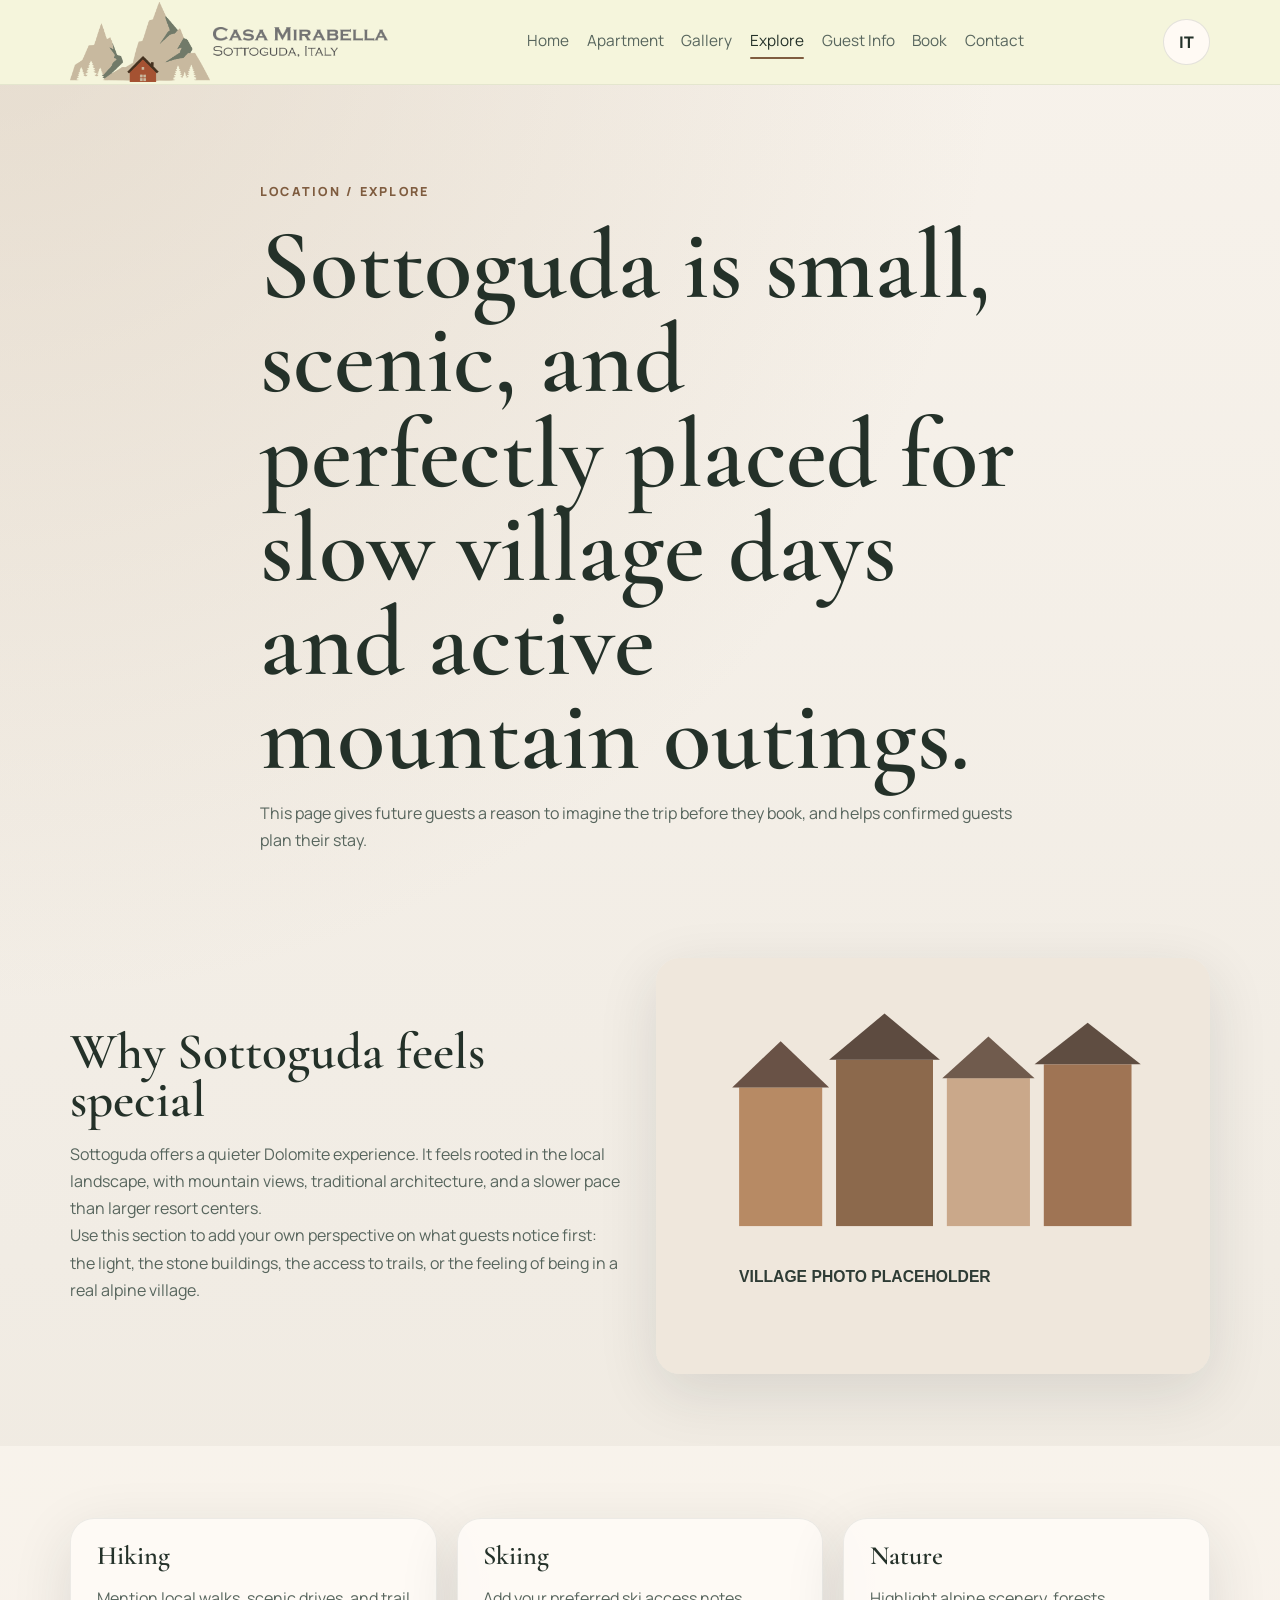
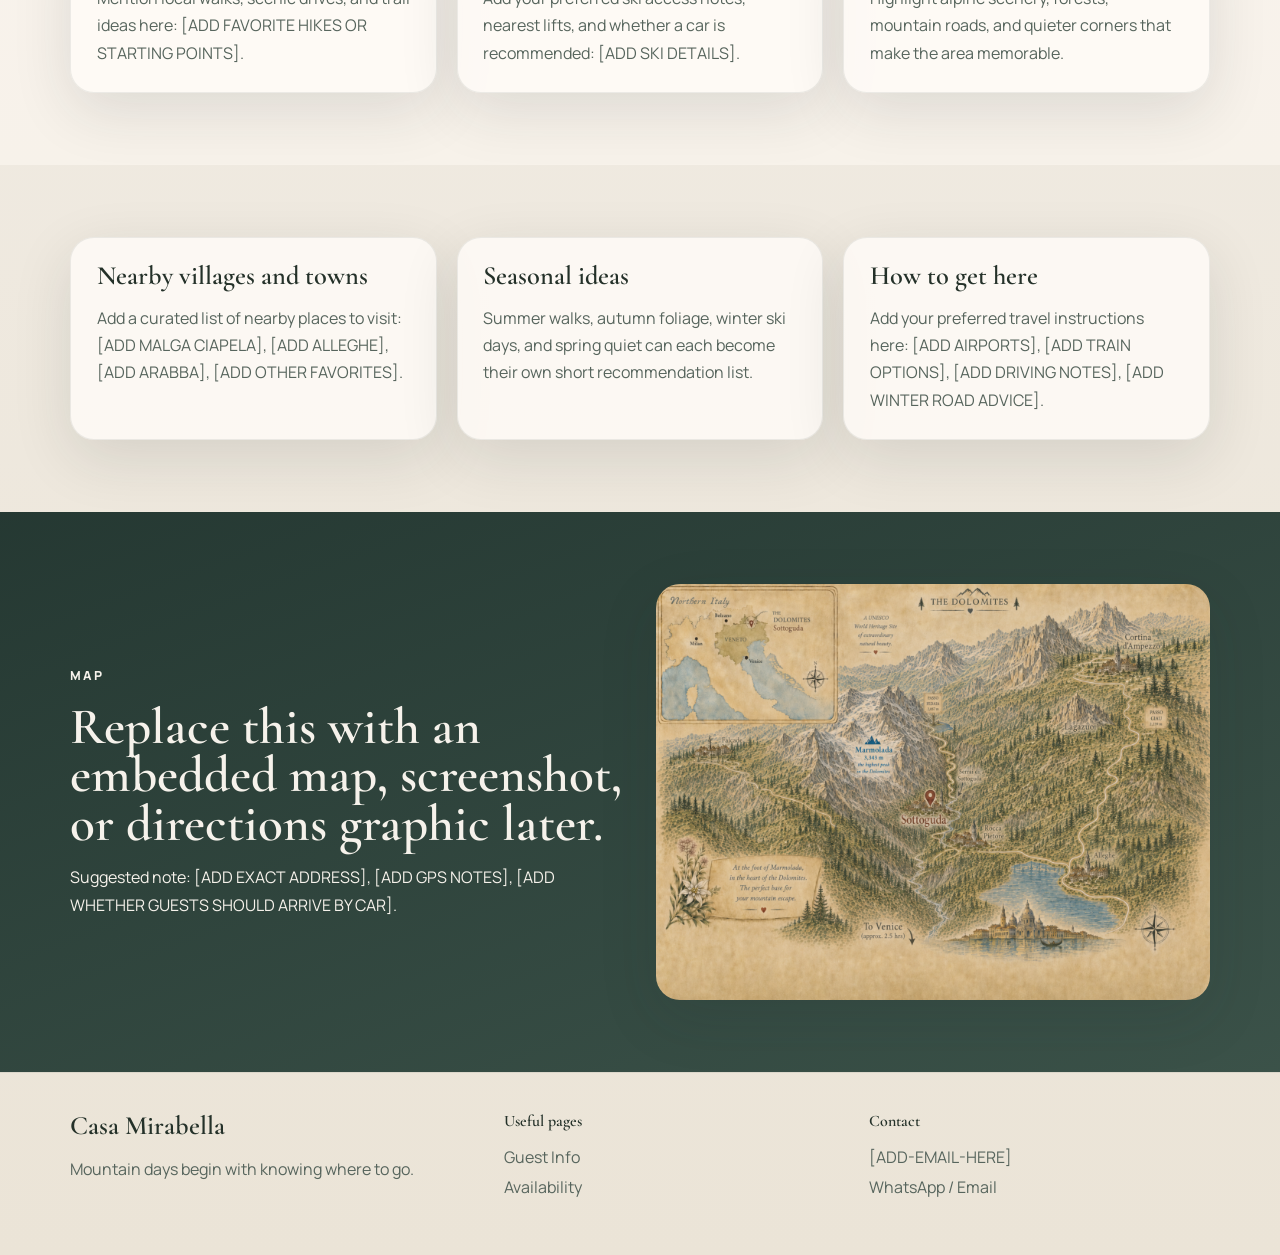
<file: explore.html>
<!DOCTYPE html>
<html lang="en">
<head>
  <meta charset="UTF-8">
  <meta name="viewport" content="width=device-width, initial-scale=1.0">
  <title>Explore the Area | Casa Mirabella</title>
  <meta name="description" content="Discover Sottoguda, nearby hiking, skiing, villages, and travel tips around Casa Mirabella.">
  <link rel="preconnect" href="https://fonts.googleapis.com">
  <link rel="preconnect" href="https://fonts.gstatic.com" crossorigin>
  <link href="https://fonts.googleapis.com/css2?family=Manrope:wght@400;500;700;800&family=Cormorant+Garamond:wght@500;600;700&family=Crimson+Text:wght@400;600&display=swap" rel="stylesheet">
  <link rel="stylesheet" href="style.css">
</head>
<body data-page="explore">
  <header class="site-header">
    <div class="container header-inner">
      <a class="brand" href="index.html" aria-label="Casa Mirabella home"><img class="brand-icon" src="photos/casa-mirabella-icon.png" alt="Casa Mirabella"><span class="brand-text"><img class="brand-name" src="photos/casa-mirabella-text.png" alt="Casa Mirabella"><img class="brand-tagline" src="photos/Sottoguda-Italy.png" alt="Sottoguda, Italy"></span></a>
      <button class="nav-toggle" type="button" aria-expanded="false" aria-controls="site-nav"><span></span><span></span><span></span></button>
      <nav id="site-nav" class="site-nav" aria-label="Main navigation">
        <a href="index.html"><span class="lang lang-en">Home</span><span class="lang lang-it">Home</span></a>
        <a href="apartment.html"><span class="lang lang-en">Apartment</span><span class="lang lang-it">Appartamento</span></a>
        <a href="gallery.html"><span class="lang lang-en">Gallery</span><span class="lang lang-it">Galleria</span></a>
        <a href="explore.html" class="active"><span class="lang lang-en">Explore</span><span class="lang lang-it">Dintorni</span></a>
        <a href="guest-info.html"><span class="lang lang-en">Guest Info</span><span class="lang lang-it">Info Ospiti</span></a>
        <a href="book.html"><span class="lang lang-en">Book</span><span class="lang lang-it">Prenota</span></a>
        <a href="contact.html"><span class="lang lang-en">Contact</span><span class="lang lang-it">Contatti</span></a>
      </nav>
      <button class="language-toggle" type="button" aria-label="Toggle language"><span data-lang-label>IT</span></button>
    </div>
  </header>
  <main class="page-main">
    <section class="page-hero">
      <div class="container narrow">
        <p class="eyebrow"><span class="lang lang-en">Location / Explore</span><span class="lang lang-it">Posizione / Dintorni</span></p>
        <h1><span class="lang lang-en">Sottoguda is small, scenic, and perfectly placed for slow village days and active mountain outings.</span><span class="lang lang-it">Sottoguda e piccolo, scenografico e perfetto sia per giornate lente nel borgo sia per uscite attive in montagna.</span></h1>
        <p><span class="lang lang-en">This page gives future guests a reason to imagine the trip before they book, and helps confirmed guests plan their stay.</span><span class="lang lang-it">Questa pagina aiuta i futuri ospiti a immaginare il viaggio prima di prenotare e aiuta quelli gia confermati a organizzare il soggiorno.</span></p>
      </div>
    </section>
    <section class="section">
      <div class="container split-layout">
        <div>
          <h2><span class="lang lang-en">Why Sottoguda feels special</span><span class="lang lang-it">Perche Sottoguda e speciale</span></h2>
          <div class="rich-text">
            <p class="lang lang-en">Sottoguda offers a quieter Dolomite experience. It feels rooted in the local landscape, with mountain views, traditional architecture, and a slower pace than larger resort centers.</p>
            <p class="lang lang-it">Sottoguda offre un'esperienza dolomitica piu tranquilla. E profondamente legato al territorio, con viste sulle montagne, architettura tradizionale e un ritmo piu lento rispetto ai centri turistici piu grandi.</p>
            <p class="lang lang-en">Use this section to add your own perspective on what guests notice first: the light, the stone buildings, the access to trails, or the feeling of being in a real alpine village.</p>
            <p class="lang lang-it">Usa questa sezione per aggiungere il tuo punto di vista su cio che gli ospiti notano subito: la luce, le case in pietra, l'accesso ai sentieri o la sensazione di trovarsi in un vero borgo alpino.</p>
          </div>
        </div>
        <div class="media-panel"><img src="assets/gallery-village.svg" alt="Village placeholder image"></div>
      </div>
    </section>
    <section class="section section-soft">
      <div class="container">
        <div class="card-grid three-up">
          <article class="info-card"><h3><span class="lang lang-en">Hiking</span><span class="lang lang-it">Trekking</span></h3><p><span class="lang lang-en">Mention local walks, scenic drives, and trail ideas here: [ADD FAVORITE HIKES OR STARTING POINTS].</span><span class="lang lang-it">Indica qui passeggiate locali, strade panoramiche e idee sentiero: [AGGIUNGI TREKKING PREFERITI O PUNTI DI PARTENZA].</span></p></article>
          <article class="info-card"><h3><span class="lang lang-en">Skiing</span><span class="lang lang-it">Sci</span></h3><p><span class="lang lang-en">Add your preferred ski access notes, nearest lifts, and whether a car is recommended: [ADD SKI DETAILS].</span><span class="lang lang-it">Aggiungi note su accesso agli impianti, cabinovie vicine e se l'auto e consigliata: [AGGIUNGI DETTAGLI SCI].</span></p></article>
          <article class="info-card"><h3><span class="lang lang-en">Nature</span><span class="lang lang-it">Natura</span></h3><p><span class="lang lang-en">Highlight alpine scenery, forests, mountain roads, and quieter corners that make the area memorable.</span><span class="lang lang-it">Valorizza i paesaggi alpini, i boschi, i passi montani e gli angoli piu tranquilli che rendono la zona memorabile.</span></p></article>
        </div>
      </div>
    </section>
    <section class="section">
      <div class="container details-grid">
        <article class="info-card"><h3><span class="lang lang-en">Nearby villages and towns</span><span class="lang lang-it">Borghi e paesi vicini</span></h3><p><span class="lang lang-en">Add a curated list of nearby places to visit: [ADD MALGA CIAPELA], [ADD ALLEGHE], [ADD ARABBA], [ADD OTHER FAVORITES].</span><span class="lang lang-it">Aggiungi una lista curata dei luoghi vicini da visitare: [AGGIUNGI MALGA CIAPELA], [AGGIUNGI ALLEGHE], [AGGIUNGI ARABBA], [AGGIUNGI ALTRI PREFERITI].</span></p></article>
        <article class="info-card"><h3><span class="lang lang-en">Seasonal ideas</span><span class="lang lang-it">Idee stagionali</span></h3><p><span class="lang lang-en">Summer walks, autumn foliage, winter ski days, and spring quiet can each become their own short recommendation list.</span><span class="lang lang-it">Passeggiate estive, colori autunnali, giornate sugli sci in inverno e la quiete primaverile possono diventare piccoli consigli dedicati per ogni stagione.</span></p></article>
        <article class="info-card"><h3><span class="lang lang-en">How to get here</span><span class="lang lang-it">Come arrivare</span></h3><p><span class="lang lang-en">Add your preferred travel instructions here: [ADD AIRPORTS], [ADD TRAIN OPTIONS], [ADD DRIVING NOTES], [ADD WINTER ROAD ADVICE].</span><span class="lang lang-it">Aggiungi qui le istruzioni di viaggio preferite: [AGGIUNGI AEROPORTI], [AGGIUNGI TRENI], [AGGIUNGI NOTE PER ARRIVARE IN AUTO], [AGGIUNGI CONSIGLI PER L'INVERNO].</span></p></article>
      </div>
    </section>
    <section class="section section-dark">
      <div class="container location-band">
        <div class="location-copy">
          <p class="eyebrow"><span class="lang lang-en">Map</span><span class="lang lang-it">Mappa</span></p>
          <h2><span class="lang lang-en">Replace this with an embedded map, screenshot, or directions graphic later.</span><span class="lang lang-it">Sostituisci in seguito questa sezione con una mappa incorporata, uno screenshot o una grafica con indicazioni.</span></h2>
          <p><span class="lang lang-en">Suggested note: [ADD EXACT ADDRESS], [ADD GPS NOTES], [ADD WHETHER GUESTS SHOULD ARRIVE BY CAR].</span><span class="lang lang-it">Nota suggerita: [AGGIUNGI INDIRIZZO ESATTO], [AGGIUNGI NOTE GPS], [AGGIUNGI SE E CONSIGLIATO ARRIVARE IN AUTO].</span></p>
        </div>
        <div class="location-map"><img src="photos/area/artistic_map.png" width="1448" height="1086" alt="Artistic map of Sottoguda and the surrounding Dolomites"></div>
      </div>
    </section>
  </main>
  <footer class="site-footer">
    <div class="container footer-grid">
      <div><h3>Casa Mirabella</h3><p class="lang lang-en">Mountain days begin with knowing where to go.</p><p class="lang lang-it">Le giornate in montagna iniziano sapendo dove andare.</p></div>
      <div><h4><span class="lang lang-en">Useful pages</span><span class="lang lang-it">Pagine utili</span></h4><a href="guest-info.html"><span class="lang lang-en">Guest Info</span><span class="lang lang-it">Info Ospiti</span></a><a href="book.html"><span class="lang lang-en">Availability</span><span class="lang lang-it">Disponibilita</span></a></div>
      <div><h4><span class="lang lang-en">Contact</span><span class="lang lang-it">Contatti</span></h4><a href="contact.html#contact-form">[ADD-EMAIL-HERE]</a><a href="contact.html#contact-form">WhatsApp / Email</a></div>
    </div>
  </footer>
  <script src="script.js"></script>
</body>
</html>
</file>
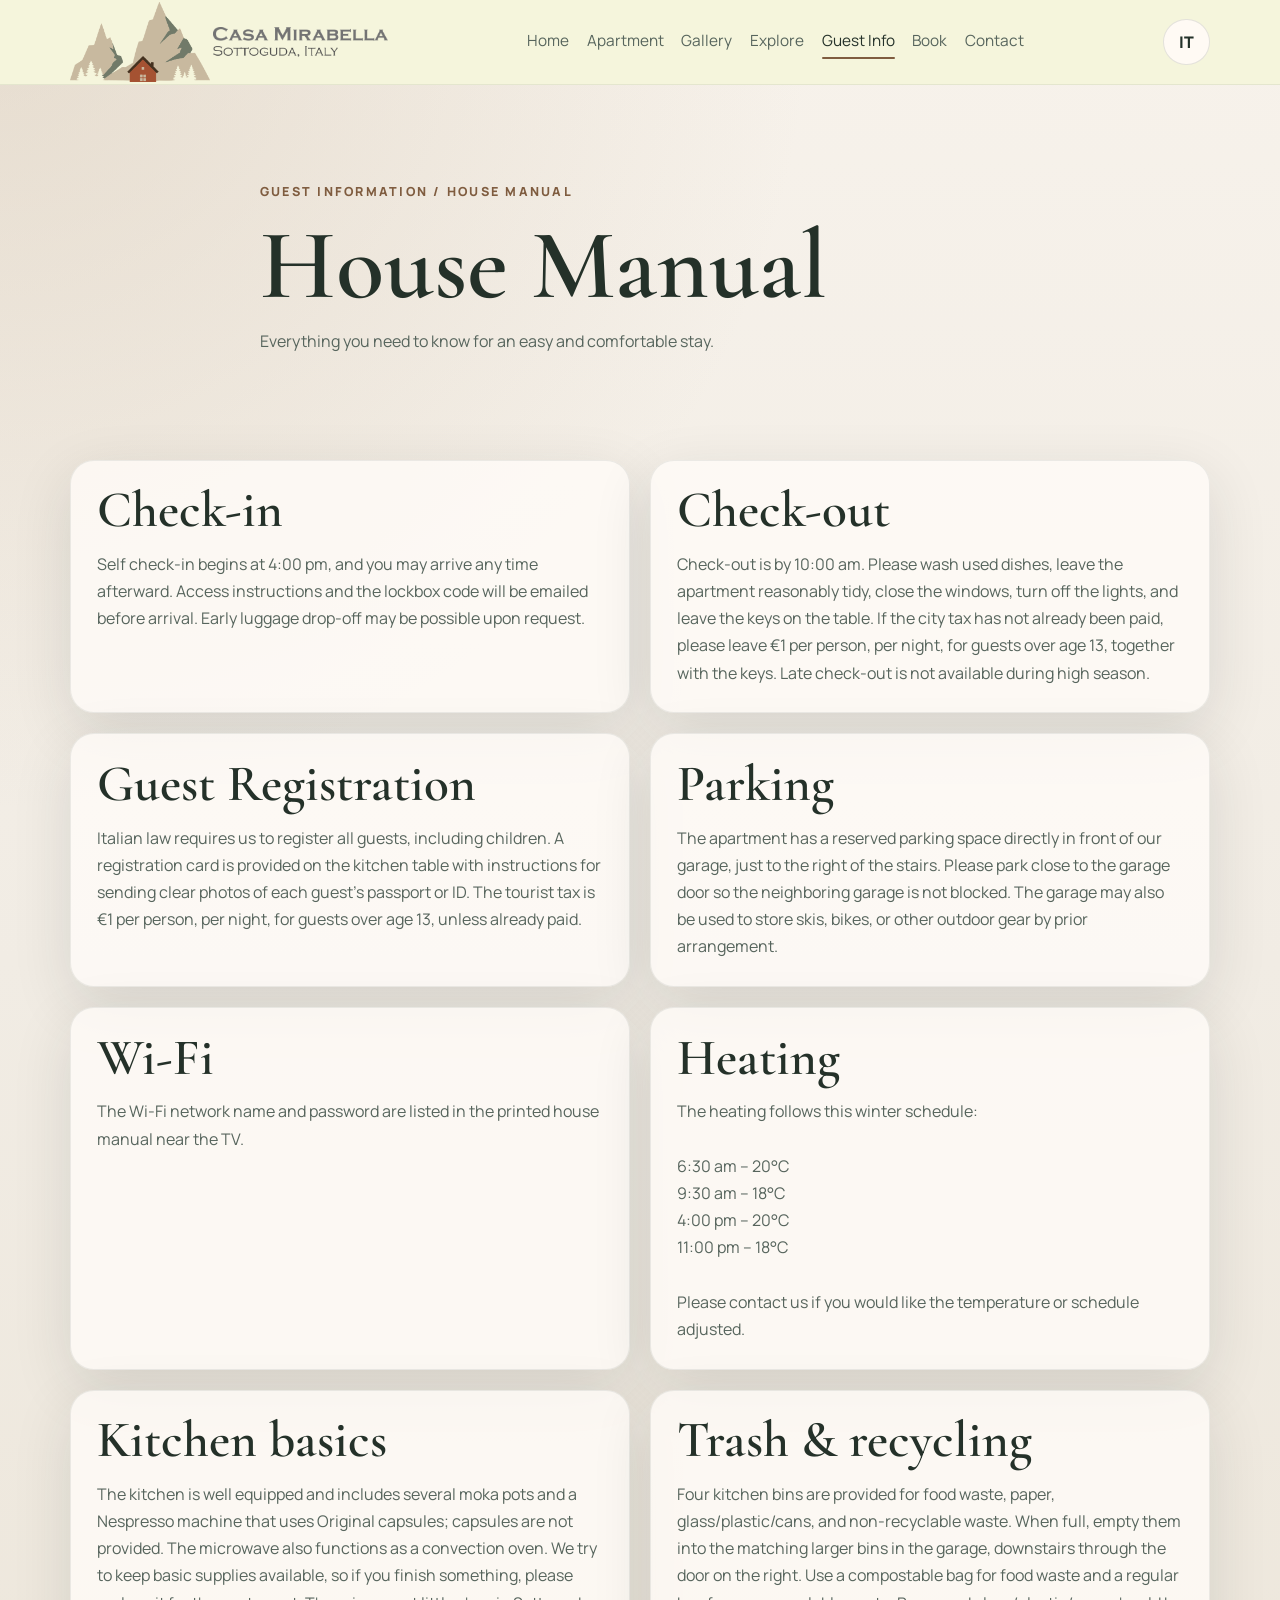
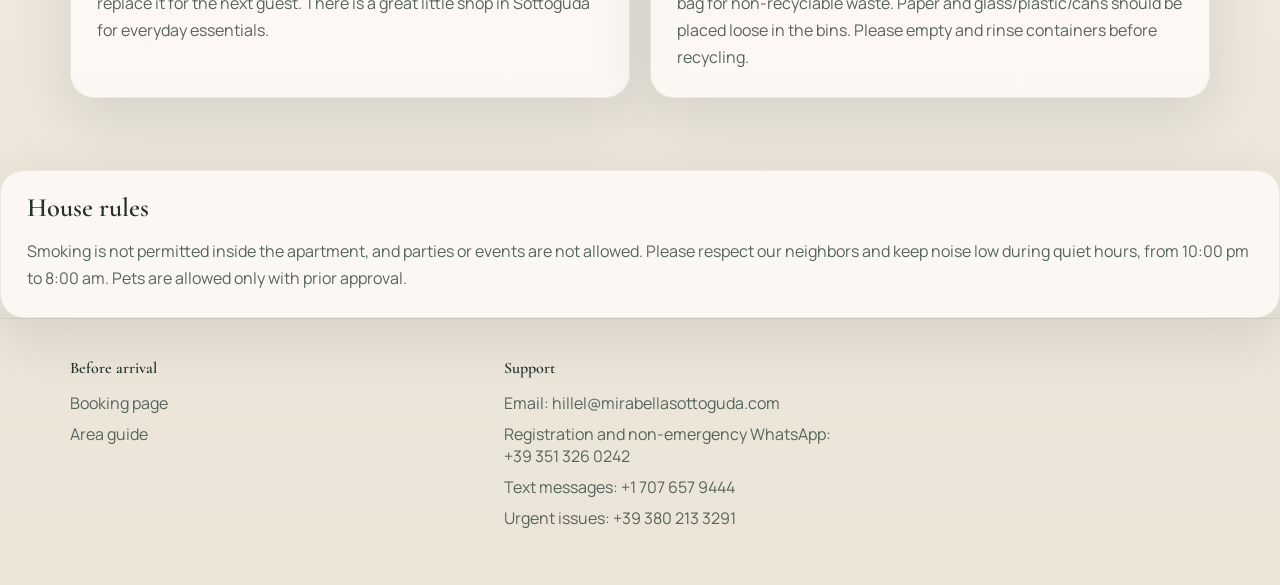
<file: guest-info.html>
<!DOCTYPE html>
<html lang="en">

<head>
  <meta charset="UTF-8">
  <meta name="viewport" content="width=device-width, initial-scale=1.0">
  <title>Guest Info | Casa Mirabella</title>
  <meta name="description" content="Guest information and house manual for Casa Mirabella in Sottoguda, Italy.">
  <link rel="preconnect" href="https://fonts.googleapis.com">
  <link rel="preconnect" href="https://fonts.gstatic.com" crossorigin>
  <link
    href="https://fonts.googleapis.com/css2?family=Manrope:wght@400;500;700;800&family=Cormorant+Garamond:wght@500;600;700&family=Crimson+Text:wght@400;600&display=swap"
    rel="stylesheet">
  <link rel="stylesheet" href="style.css">
</head>

<body data-page="guest-info">
  <header class="site-header">
    <div class="container header-inner">
      <a class="brand" href="index.html" aria-label="Casa Mirabella home"><img class="brand-icon"
          src="photos/casa-mirabella-icon.png" alt="Casa Mirabella"><span class="brand-text"><img class="brand-name"
            src="photos/casa-mirabella-text.png" alt="Casa Mirabella"><img class="brand-tagline"
            src="photos/Sottoguda-Italy.png" alt="Sottoguda, Italy"></span></a>
      <button class="nav-toggle" type="button" aria-expanded="false"
        aria-controls="site-nav"><span></span><span></span><span></span></button>
      <nav id="site-nav" class="site-nav" aria-label="Main navigation">
        <a href="index.html"><span class="lang lang-en">Home</span><span class="lang lang-it">Home</span></a>
        <a href="apartment.html"><span class="lang lang-en">Apartment</span><span
            class="lang lang-it">Appartamento</span></a>
        <a href="gallery.html"><span class="lang lang-en">Gallery</span><span class="lang lang-it">Galleria</span></a>
        <a href="explore.html"><span class="lang lang-en">Explore</span><span class="lang lang-it">Dintorni</span></a>
        <a href="guest-info.html" class="active"><span class="lang lang-en">Guest Info</span><span
            class="lang lang-it">Info Ospiti</span></a>
        <a href="book.html"><span class="lang lang-en">Book</span><span class="lang lang-it">Prenota</span></a>
        <a href="contact.html"><span class="lang lang-en">Contact</span><span class="lang lang-it">Contatti</span></a>
      </nav>
      <button class="language-toggle" type="button" aria-label="Toggle language"><span
          data-lang-label>IT</span></button>
    </div>
  </header>
  <main class="page-main">
<section class="page-hero">
  <div class="container narrow">
    <p class="eyebrow">
      <span class="lang lang-en">Guest Information / House Manual</span>
      <span class="lang lang-it">Informazioni per gli ospiti / Manuale della casa</span>
    </p>


<h1>
  <span class="lang lang-en">House Manual</span>
  <span class="lang lang-it">Manuale della casa</span>
</h1>

<p>
  <span class="lang lang-en">
    Everything you need to know for an easy and comfortable stay.
  </span>
  <span class="lang lang-it">
    Tutto ciò che serve per rendere il vostro soggiorno semplice e confortevole.
  </span>
</p>
  </div>
</section>

    <section class="section">
      <div class="container manual-grid">
        <article class="manual-card">
          <h2>
            <span class="lang lang-en">Check-in</span>
            <span class="lang lang-it">Check-in</span>
          </h2>
          <p>
            <span class="lang lang-en">
              Self check-in begins at 4:00 pm, and you may arrive any time afterward. Access instructions and the
              lockbox code will be emailed before arrival. Early luggage drop-off may be possible upon request.
            </span>
            <span class="lang lang-it">
              Il self check-in è disponibile dalle ore 16:00 e potrete arrivare in qualsiasi momento successivo. Le
              istruzioni di accesso e il codice della cassetta portachiavi saranno inviati via e-mail prima dell’arrivo.
              Su richiesta, potrebbe essere possibile lasciare i bagagli in anticipo.
            </span>
          </p>
        </article>

        <article class="manual-card">
          <h2>
            <span class="lang lang-en">Check-out</span>
            <span class="lang lang-it">Check-out</span>
          </h2>
          <p>
            <span class="lang lang-en">
              Check-out is by 10:00 am. Please wash used dishes, leave the apartment reasonably tidy, close the windows,
              turn off the lights, and leave the keys on the table. If the city tax has not already been paid, please
              leave €1 per person, per night, for guests over age 13, together with the keys. Late check-out is not
              available during high season.
            </span>
            <span class="lang lang-it">
              Il check-out deve essere effettuato entro le ore 10:00. Vi chiediamo di lavare i piatti utilizzati,
              lasciare l’appartamento in ordine, chiudere le finestre, spegnere le luci e lasciare le chiavi sul tavolo.
              Se la tassa di soggiorno non è già stata pagata, lasciate insieme alle chiavi €1 a persona, per notte, per
              gli ospiti di età superiore ai 13 anni. Durante l’alta stagione non è possibile effettuare il check-out
              posticipato.
            </span>
          </p>
        </article>

        <article class="manual-card">
          <h2>
            <span class="lang lang-en">Guest Registration</span>
            <span class="lang lang-it">Registrazione degli ospiti</span>
          </h2>
          <p>
            <span class="lang lang-en">
              Italian law requires us to register all guests, including children. A registration card is provided on the
              kitchen table with instructions for sending clear photos of each guest’s passport or ID. The tourist tax
              is €1 per person, per night, for guests over age 13, unless already paid.
            </span>
            <span class="lang lang-it">
              La legge italiana ci impone di registrare tutti gli ospiti, compresi i bambini. Sul tavolo della cucina
              troverete una scheda con le istruzioni per inviare foto chiare del passaporto o del documento d’identità
              di ogni ospite. La tassa di soggiorno è di €1 a persona, per notte, per gli ospiti di età superiore ai 13
              anni, salvo che sia già stata pagata.
            </span>
          </p>
        </article>

        <article class="manual-card">
          <h2>
            <span class="lang lang-en">Parking</span>
            <span class="lang lang-it">Parcheggio</span>
          </h2>
          <p>
            <span class="lang lang-en">
              The apartment has a reserved parking space directly in front of our garage, just to the right of the
              stairs. Please park close to the garage door so the neighboring garage is not blocked. The garage may also
              be used to store skis, bikes, or other outdoor gear by prior arrangement.
            </span>
            <span class="lang lang-it">
              L’appartamento dispone di un posto auto riservato davanti al nostro garage, subito a destra delle scale.
              Vi chiediamo di parcheggiare vicino alla porta del garage, senza ostacolare il garage dei vicini. Su
              richiesta anticipata, il garage può essere utilizzato anche per riporre sci, biciclette o altra
              attrezzatura.
            </span>
          </p>
        </article>
        <article class="manual-card">
          <h2>Wi-Fi</h2>
          <p>
            <span class="lang lang-en">
              The Wi-Fi network name and password are listed in the printed house manual near the TV.
            </span>
            <span class="lang lang-it">
              Il nome della rete Wi-Fi e la password sono indicati nel manuale della casa stampato vicino alla TV.
            </span>
          </p>
        </article>
        <article class="manual-card">
          <h2>
            <span class="lang lang-en">Heating</span>
            <span class="lang lang-it">Riscaldamento</span>
          </h2>
          <p>
            <span class="lang lang-en">
              The heating follows this winter schedule:<br><br>
              6:30 am – 20°C<br>
              9:30 am – 18°C<br>
              4:00 pm – 20°C<br>
              11:00 pm – 18°C<br><br>
              Please contact us if you would like the temperature or schedule adjusted.
            </span>
            <span class="lang lang-it">
              Il riscaldamento segue questo programma invernale:<br><br>
              6:30 – 20°C<br>
              9:30 – 18°C<br>
              16:00 – 20°C<br>
              23:00 – 18°C<br><br>
              Contattateci se desiderate modificare la temperatura o gli orari.
            </span>
          </p>
        </article>
      
        <article class="manual-card">
          <h2>
            <span class="lang lang-en">Kitchen basics</span>
            <span class="lang lang-it">Cucina</span>
          </h2>
          <p>
            <span class="lang lang-en">
              The kitchen is well equipped and includes several moka pots and a Nespresso machine that uses Original
              capsules; capsules are not provided. The microwave also functions as a convection oven. We try to keep
              basic supplies available, so if you finish something, please replace it for the next guest. There is a
              great little shop in Sottoguda for everyday essentials.
            </span>
            <span class="lang lang-it">
              La cucina è ben attrezzata e dispone di diverse caffettiere moka e di una macchina Nespresso che utilizza
              capsule Original; le capsule non sono fornite. Il microonde funziona anche come forno ventilato. Cerchiamo
              di tenere a disposizione i prodotti di base, quindi, se finite qualcosa, vi chiediamo gentilmente di
              sostituirlo per gli ospiti successivi. A Sottoguda c’è un ottimo piccolo negozio per i prodotti di uso
              quotidiano.
            </span>
          </p>
        </article>
        

        <article class="manual-card">
  <h2>
    <span class="lang lang-en">Trash &amp; recycling</span>
    <span class="lang lang-it">Rifiuti e raccolta differenziata</span>
  </h2>
  <p>
    <span class="lang lang-en">
      Four kitchen bins are provided for food waste, paper, glass/plastic/cans, and non-recyclable waste. When full, empty them into the matching larger bins in the garage, downstairs through the door on the right. Use a compostable bag for food waste and a regular bag for non-recyclable waste. Paper and glass/plastic/cans should be placed loose in the bins. Please empty and rinse containers before recycling.
    </span>
    <span class="lang lang-it">
      In cucina ci sono quattro contenitori per umido, carta, VPL (vetro, plastica e lattine) e secco non riciclabile. Quando sono pieni, svuotateli nei contenitori più grandi in garage, in fondo alle scale, attraverso la porta a destra. Usate un sacchetto compostabile per l’umido e un sacchetto normale per il secco. Carta e VPL devono essere gettati senza sacchetto. Svuotate e sciacquate i contenitori prima di riciclarli.
    </span>
  </p>
</article>

      </div>
    </section>
    <article class="info-card">
  <h3>
    <span class="lang lang-en">House rules</span>
    <span class="lang lang-it">Regole della casa</span>
  </h3>
  <p>
    <span class="lang lang-en">
      Smoking is not permitted inside the apartment, and parties or events are not allowed. Please respect our neighbors and keep noise low during quiet hours, from 10:00 pm to 8:00 am. Pets are allowed only with prior approval.
    </span>
    <span class="lang lang-it">
      Non è consentito fumare all’interno dell’appartamento e non sono ammesse feste o eventi. Vi chiediamo di rispettare i vicini e di mantenere basso il volume durante gli orari di silenzio, dalle 22:00 alle 8:00. Gli animali sono ammessi solo previa autorizzazione.
    </span>
  </p>
</article>

  </main>
  <footer class="site-footer">
    <div class="container footer-grid">
    
      <div>
        <h4><span class="lang lang-en">Before arrival</span><span class="lang lang-it">Prima dell'arrivo</span></h4><a
          href="book.html"><span class="lang lang-en">Booking page</span><span class="lang lang-it">Pagina
            prenotazioni</span></a><a href="explore.html"><span class="lang lang-en">Area guide</span><span
            class="lang lang-it">Guida zona</span></a>
      </div>
      <div>
  <h4>
    <span class="lang lang-en">Support</span>
    <span class="lang lang-it">Assistenza</span>
  </h4>

  <a href="mailto:hillel@mirabellasottoguda.com">
    Email: hillel@mirabellasottoguda.com
  </a>

  <a href="https://wa.me/393513260242" target="_blank" rel="noopener noreferrer">
    <span class="lang lang-en">Registration and non-emergency WhatsApp: +39 351 326 0242</span>
    <span class="lang lang-it">WhatsApp per registrazione e comunicazioni non urgenti: +39 351 326 0242</span>
  </a>

  <a href="sms:+17076579444">
    <span class="lang lang-en">Text messages: +1 707 657 9444</span>
    <span class="lang lang-it">Messaggi di testo: +1 707 657 9444</span>
  </a>

  <a href="tel:+393802133291">
    <span class="lang lang-en">Urgent issues: +39 380 213 3291</span>
    <span class="lang lang-it">Per urgenze: +39 380 213 3291</span>
  </a>
</div>

    </div>
  </footer>
  <script src="script.js"></script>
</body>

</html>
</file>
<file: style.css>
:root {
  --bg: #f4efe7;
  --bg-soft: #ede4d7;
  --surface: rgba(255, 252, 248, 0.8);
  --surface-strong: #fffaf4;
  --text: #243129;
  --text-soft: #57655d;
  --line: rgba(36, 49, 41, 0.12);
  --accent: #7f5c3f;
  --accent-strong: #6a4a31;
  --shadow: 0 18px 60px rgba(37, 42, 39, 0.12);
  --radius: 24px;
  --radius-sm: 16px;
  --container: min(1140px, calc(100vw - 2rem));
}

*,
*::before,
*::after { box-sizing: border-box; }

html { scroll-behavior: smooth; }

body {
  margin: 0;
  font-family: "Manrope", sans-serif;
  color: var(--text);
  background:
    radial-gradient(circle at top left, rgba(207, 191, 168, 0.42), transparent 32%),
    linear-gradient(180deg, #f7f2eb 0%, #f1ece4 44%, #ebe4d7 100%);
}

img { max-width: 100%; display: block; }
a { color: inherit; text-decoration: none; }
button, input, textarea { font: inherit; }
.container { width: var(--container); margin: 0 auto; }
.narrow { max-width: 760px; }

.site-header {
  position: sticky;
  top: 0;
  z-index: 20;
  backdrop-filter: blur(18px);
  background: #f5f5dc;
  border-bottom: 1px solid rgba(36, 49, 41, 0.08);
}

.header-inner {
  display: flex;
  align-items: center;
  justify-content: space-between;
  gap: 1rem;
  min-height: 84px;
}

.brand {
  display: inline-flex;
  align-items: center;
  gap: 0.2rem;
  flex-shrink: 0;
}
.brand-icon {
  width: 140px;
  height: 84px;
  display: block;
  object-fit: contain;
}
.brand-text {
  display: inline-flex;
  flex-direction: column;
  gap: 0.3rem;
  align-items: flex-start;
}
.brand-name {
  display: block;
  width: 175px;
  height: auto;
  filter: hue-rotate(90deg) saturate(2) brightness(0.5);
}
.brand-tagline {
  display: block;
  width: 125px;
  height: auto;
  opacity: 0.95;
  filter: hue-rotate(90deg) saturate(2) brightness(0.3);
}
.brand strong, .brand small { display: none; }

.brand-mark {
  width: 48px;
  height: 48px;
  display: grid;
  place-items: center;
  border-radius: 50%;
  background: linear-gradient(135deg, #8a6649, #4f6a5b);
  color: #fff;
  font-family: "Cormorant Garamond", serif;
  font-size: 1.45rem;
  font-weight: 700;
}

.site-nav { display: flex; align-items: center; gap: 1.1rem; }
.site-nav a { color: var(--text-soft); font-size: 0.96rem; padding-bottom: 0.2rem; position: relative; }
.site-nav a.active, .site-nav a:hover { color: var(--text); }
.site-nav a.active::after, .site-nav a:hover::after {
  content: "";
  position: absolute;
  left: 0; right: 0; bottom: -0.3rem;
  height: 2px; border-radius: 999px; background: var(--accent);
}

.language-toggle, .nav-toggle, .lightbox-close { border: 0; cursor: pointer; }
.language-toggle {
  padding: 0.7rem 0.95rem;
  border-radius: 999px;
  background: var(--surface-strong);
  color: var(--text);
  border: 1px solid var(--line);
  font-weight: 800;
}

.nav-toggle {
  display: none;
  width: 48px;
  height: 48px;
  padding: 0;
  background: var(--surface-strong);
  border-radius: 50%;
  border: 1px solid var(--line);
}

.nav-toggle span {
  display: block;
  width: 18px;
  height: 2px;
  margin: 4px auto;
  background: var(--text);
}

.hero, .page-hero { position: relative; }
.hero {
  min-height: 82vh;
  display: grid;
  align-items: center;
  overflow: clip;
}




.hero-media, .hero-overlay { position: absolute; inset: 0; }
.hero-media img { width: 100%; height: 100%; object-fit: cover; opacity:0.65
}

.hero-overlay {
   background:
    linear-gradient(180deg, rgba(5, 10, 8, 0.25), rgba(5, 10, 8, 0.65)),
    linear-gradient(90deg, rgba(5, 10, 8, 0.75) 0%, rgba(5, 10, 8, 0.25) 55%, rgba(5, 10, 8, 0.35) 100%);
}

.hero-content {
  position: relative;
  z-index: 1;
  padding: 8rem 0 6rem;
  color: #fbf8f3;
  max-width: 800px;
}

.eyebrow {
  margin: 0 0 1rem;
  letter-spacing: 0.18em;
  text-transform: uppercase;
  font-size: 0.78rem;
  font-weight: 800;
  color: var(--accent);
}

.hero .eyebrow { color: rgba(251, 248, 243, 0.82); }

h1, h2, h3, h4 {
  margin: 0 0 1rem;
  font-family: "Cormorant Garamond", serif;
  font-weight: 600;
  line-height: 0.95;
}

h1 { font-size: clamp(3.4rem, 8vw, 6.2rem); }
h2 { font-size: clamp(2.2rem, 4vw, 3.4rem); }
h3 { font-size: 1.65rem; }

p { margin: 0; line-height: 1.7; color: var(--text-soft); }
.hero-text { color: rgba(251, 248, 243, 0.88); max-width: 56ch; margin-bottom: 2rem; }

.hero-actions, .booking-actions, .contact-links {
  display: flex;
  flex-wrap: wrap;
  gap: 0.9rem;
}

.button {
  display: inline-flex;
  align-items: center;
  justify-content: center;
  min-height: 50px;
  padding: 0.85rem 1.35rem;
  border-radius: 999px;
  font-weight: 700;
  border: 1px solid transparent;
  transition: transform 180ms ease, background 180ms ease, color 180ms ease, border-color 180ms ease;
}

.button:hover { transform: translateY(-1px); }
.button-primary { background: linear-gradient(135deg, #8a6649, #6b4c35); color: #fff; }
.button-secondary { background: rgba(255, 250, 244, 0.08); border-color: rgba(255, 250, 244, 0.28); color: #fff; }
.booking-panel .button-secondary,
.contact-panel .button-secondary,
.contact-form .button-secondary {
  background: transparent;
  border-color: var(--line);
  color: var(--text);
}

.page-main { padding-top: 1rem; }
.page-hero { padding: 5rem 0 2rem; }
.section { padding: 4.5rem 0; }
.section-soft { background: rgba(255, 250, 244, 0.48); }
.section-dark { background: linear-gradient(160deg, rgba(33, 53, 47, 0.98), rgba(52, 76, 67, 0.96)); color: #f6f2eb; }
.section-dark p, .section-dark .eyebrow, .section-dark h2, .section-dark h3 { color: inherit; }
.section-heading { margin-bottom: 2rem; max-width: 760px; }

.intro-grid,
.split-layout,
.location-band,
.booking-layout,
.contact-layout {
  display: grid;
  grid-template-columns: repeat(2, minmax(0, 1fr));
  gap: 2rem;
  align-items: center;
}

.card-grid, .details-grid, .manual-grid, .icon-card-grid, .amenity-grid, .season-grid { display: grid; gap: 1.25rem; }
.three-up, .details-grid, .season-grid { grid-template-columns: repeat(3, minmax(0, 1fr)); }
.manual-grid, .icon-card-grid, .amenity-grid { grid-template-columns: repeat(2, minmax(0, 1fr)); }

.info-card,
.testimonial,
.manual-card,
.icon-card,
.amenity-card,
.booking-panel,
.contact-panel,
.contact-form,
.gallery-item,
.gallery-filter-note {
  background: var(--surface);
  border: 1px solid rgba(36, 49, 41, 0.08);
  border-radius: var(--radius);
  box-shadow: var(--shadow);
}

.info-card, .testimonial, .manual-card, .icon-card, .amenity-card, .booking-panel, .contact-panel, .contact-form { padding: 1.6rem; }
.media-panel, .location-map { overflow: hidden; border-radius: var(--radius); box-shadow: var(--shadow); }
.location-map { aspect-ratio: 4 / 3; }
.media-panel img, .location-map img { width: 100%; height: 100%; object-fit: cover; }

.home-property-opening { padding: 1rem 0 4.5rem; }
.home-photo-grid {
  display: grid;
  grid-template-columns: 2fr repeat(2, 1fr);
  grid-template-rows: repeat(2, 190px);
  gap: 0.75rem;
}
.home-photo {
  overflow: hidden;
  border-radius: var(--radius-sm);
  background: var(--bg-soft);
}
.home-photo-feature { grid-row: 1 / 3; }
.home-photo img { width: 100%; height: 100%; object-fit: cover; transition: transform 240ms ease; }
.home-photo:hover img { transform: scale(1.02); }
.property-heading {
  display: flex;
  justify-content: space-between;
  align-items: end;
  gap: 2rem;
  padding: 2.25rem 0 1.5rem;
}
.property-heading h1 { font-size: clamp(3.2rem, 6vw, 5rem); line-height: 0.95; margin-bottom: 0.35rem; }
.property-location { font-weight: 700; color: var(--accent-strong); }
.property-facts {
  display: grid;
  grid-template-columns: repeat(4, minmax(0, 1fr));
  border-block: 1px solid var(--line);
}
.property-facts > div { padding: 1rem 1.25rem; }
.property-facts > div + div { border-left: 1px solid var(--line); }
.property-facts strong,
.property-facts span { display: block; }
.property-facts strong { font-family: "Cormorant Garamond", serif; font-size: 1.7rem; color: var(--text); }
.property-facts span { font-size: 0.82rem; font-weight: 700; color: var(--text-soft); text-transform: uppercase; letter-spacing: 0.07em; }
.property-intro { max-width: 760px; padding-top: 2rem; }
.property-intro p { font-family: "Crimson Text", serif; font-size: 1.35rem; line-height: 1.55; }
.home-detail-list { display: grid; grid-template-columns: repeat(3, minmax(0, 1fr)); border-top: 1px solid var(--line); }
.home-detail-list > div { padding: 1.25rem 1.25rem 1.25rem 0; border-bottom: 1px solid var(--line); }
.home-detail-list > div:not(:nth-child(3n + 1)) { padding-left: 1.25rem; border-left: 1px solid var(--line); }
.home-detail-list strong,
.home-detail-list span { display: block; }
.home-detail-list strong { margin-bottom: 0.35rem; }
.home-detail-list span { color: var(--text-soft); font-size: 0.92rem; line-height: 1.55; }
.review-grid { display: grid; grid-template-columns: repeat(3, minmax(0, 1fr)); gap: 1.25rem; }
.review-card { padding: 1.6rem 0; border-block: 1px solid var(--line); }
.review-meta { display: flex; justify-content: space-between; gap: 1rem; margin-bottom: 1.25rem; }
.review-meta span { color: var(--text-soft); font-size: 0.85rem; }
.review-card blockquote { margin: 0; font-family: "Crimson Text", serif; font-size: 1.2rem; line-height: 1.55; color: var(--text); }
.review-note { margin-top: 1.25rem; font-size: 0.8rem; color: var(--text-soft); }
.home-booking-cta { text-align: center; }
.home-booking-cta .container { max-width: 760px; }
.home-booking-cta p { margin-bottom: 1.5rem; }
.amenity-icon {
  width: 44px;
  height: 44px;
  display: inline-grid;
  place-items: center;
  border-radius: 50%;
  background: rgba(127, 92, 63, 0.12);
  color: var(--accent-strong);
  font-weight: 800;
  margin-bottom: 1rem;
}

.text-link { display: inline-flex; margin-top: 1.25rem; color: var(--accent-strong); font-weight: 800; }
.gallery-filter-note { padding: 1rem 1.25rem; margin-bottom: 1rem; }
.gallery-grid { display: grid; grid-template-columns: repeat(3, minmax(0, 1fr)); gap: 1rem; }
.gallery-item { padding: 0; overflow: hidden; text-align: left; cursor: pointer; }
.gallery-item img { aspect-ratio: 4 / 3; width: 100%; object-fit: cover; }
.gallery-item span { display: block; padding: 1rem 1.1rem 1.15rem; font-weight: 700; }

.lightbox {
  position: fixed;
  inset: 0;
  background: rgba(17, 24, 21, 0.9);
  display: grid;
  place-items: center;
  padding: 2rem;
  z-index: 30;
}

.lightbox[hidden] {
  display: none !important;
}

.lightbox-image {
  max-width: min(100%, 1000px);
  max-height: 86vh;
  border-radius: var(--radius-sm);
  box-shadow: 0 30px 80px rgba(0, 0, 0, 0.35);
}

.lightbox-close {
  position: absolute;
  top: 1rem;
  right: 1rem;
  width: 52px;
  height: 52px;
  border-radius: 50%;
  background: rgba(255, 255, 255, 0.12);
  color: #fff;
  font-size: 2rem;
}

.calendar-placeholder {
  margin-top: 1rem;
  padding: 1rem;
  border-radius: var(--radius-sm);
  background: rgba(255, 255, 255, 0.6);
  border: 1px dashed rgba(36, 49, 41, 0.18);
}

.availability-widget { display: grid; gap: 1rem; }
.calendar-head {
  display: flex;
  justify-content: space-between;
  gap: 1rem;
  align-items: flex-start;
  margin-bottom: 0.3rem;
}

.calendar-status {
  font-size: 0.95rem;
  margin-top: 0.35rem;
}

.calendar-legend {
  display: flex;
  flex-wrap: wrap;
  justify-content: flex-end;
  gap: 0.8rem 1rem;
  font-size: 0.88rem;
  color: var(--text-soft);
}

.calendar-legend span {
  display: inline-flex;
  align-items: center;
  gap: 0.45rem;
}

.legend-dot {
  width: 0.9rem;
  height: 0.9rem;
  border-radius: 50%;
  display: inline-block;
}

.legend-dot.is-available { background: #d7e7db; border: 1px solid rgba(66, 110, 78, 0.3); }
.legend-dot.is-unavailable { background: #d8b7ac; border: 1px solid rgba(123, 78, 67, 0.25); }

.calendar-months {
  display: grid;
  grid-template-columns: repeat(2, minmax(0, 1fr));
  gap: 1rem;
}

.calendar-month {
  padding: 1rem;
  border-radius: 18px;
  background: rgba(255, 255, 255, 0.52);
  border: 1px solid rgba(36, 49, 41, 0.08);
}

.calendar-month-title {
  font-family: "Cormorant Garamond", serif;
  font-size: 1.7rem;
  color: var(--text);
  margin-bottom: 0.85rem;
}

.calendar-weekdays,
.calendar-grid {
  display: grid;
  grid-template-columns: repeat(7, minmax(0, 1fr));
  gap: 0.45rem;
}

.calendar-weekdays span {
  text-align: center;
  font-size: 0.77rem;
  letter-spacing: 0.08em;
  text-transform: uppercase;
  color: var(--text-soft);
  font-weight: 700;
}

.calendar-day {
  min-height: 50px;
  border-radius: 12px;
  border: 1px solid transparent;
  background: rgba(127, 92, 63, 0.08);
  color: var(--text);
  font-weight: 700;
  display: grid;
  place-items: center;
}

.calendar-day.is-empty {
  background: transparent;
}

.calendar-day.is-available {
  background: #edf3ee;
  border-color: rgba(66, 110, 78, 0.12);
}

.calendar-day.is-unavailable {
  background: #f1dfd9;
  border-color: rgba(123, 78, 67, 0.18);
  color: #7a473b;
}

.calendar-note {
  font-size: 0.92rem;
}

.emphasis { background: linear-gradient(180deg, rgba(250, 245, 238, 0.95), rgba(245, 238, 229, 0.92)); }
.contact-form { display: grid; gap: 1rem; }
.contact-form label { display: grid; gap: 0.45rem; font-weight: 700; }
.contact-form input, .contact-form textarea {
  width: 100%;
  padding: 0.95rem 1rem;
  border-radius: 14px;
  border: 1px solid rgba(36, 49, 41, 0.12);
  background: rgba(255, 255, 255, 0.76);
}

.site-footer { padding: 2.6rem 0 3rem; border-top: 1px solid rgba(36, 49, 41, 0.08); }
.footer-grid { display: grid; grid-template-columns: 1.2fr 1fr 1fr; gap: 1.5rem; }
.site-footer a { display: block; margin-bottom: 0.55rem; color: var(--text-soft); }

.lang { display: none; }
html:not([data-language]) .lang-it { display: none !important; }
html:not([data-language]) .lang-en { display: inline; }
html:not([data-language]) p.lang-en { display: block; }
html[data-language="en"] .lang-it,
html[data-language="it"] .lang-en { display: none !important; }
html[data-language="en"] .lang-en,
html[data-language="it"] .lang-it { display: inline; }
html[data-language="en"] p.lang-en,
html[data-language="it"] p.lang-it { display: block; }

@media (max-width: 960px) {
  .site-nav {
    position: absolute;
    top: 100%;
    left: 1rem;
    right: 1rem;
    display: none;
    flex-direction: column;
    align-items: flex-start;
    gap: 0.85rem;
    padding: 1rem 1.1rem 1.2rem;
    background: rgba(255, 250, 244, 0.98);
    border: 1px solid var(--line);
    border-radius: 20px;
    box-shadow: var(--shadow);
  }

  .site-header.nav-open .site-nav { display: flex; }
  .nav-toggle { display: inline-block; }
  .header-inner { flex-wrap: wrap; padding: 0.85rem 0; }

  .intro-grid,
  .split-layout,
  .location-band,
  .booking-layout,
  .contact-layout,
  .footer-grid,
  .three-up,
  .details-grid,
  .manual-grid,
  .icon-card-grid,
  .amenity-grid,
  .gallery-grid,
  .season-grid { grid-template-columns: 1fr; }

  .home-photo-grid { grid-template-columns: 1.5fr 1fr; grid-template-rows: repeat(4, 160px); }
  .home-photo-feature { grid-row: 1 / 5; }
  .home-detail-list { grid-template-columns: repeat(2, minmax(0, 1fr)); }
  .home-detail-list > div:not(:nth-child(3n + 1)) { padding-left: 0; border-left: 0; }
  .home-detail-list > div:nth-child(even) { padding-left: 1.25rem; border-left: 1px solid var(--line); }
  .review-grid { grid-template-columns: 1fr; }

  h1 { font-size: clamp(2.8rem, 14vw, 4.5rem); }
  .hero { min-height: 74vh; }
  .calendar-months { grid-template-columns: 1fr; }
  .calendar-head { flex-direction: column; }
  .calendar-legend { justify-content: flex-start; }
}

@media (max-width: 640px) {
  .container { width: min(100vw - 1.2rem, 100%); }
  .hero-content, .page-hero { padding-top: 3rem; }
  .home-property-opening { padding-top: 0.6rem; }
  .home-photo-grid { grid-template-columns: repeat(2, 1fr); grid-template-rows: 260px repeat(2, 130px); gap: 0.5rem; }
  .home-photo-feature { grid-column: 1 / 3; grid-row: auto; }
  .property-heading { align-items: flex-start; flex-direction: column; padding-top: 1.75rem; gap: 1.25rem; }
  .property-heading .button { width: 100%; text-align: center; }
  .property-facts { grid-template-columns: repeat(2, minmax(0, 1fr)); }
  .property-facts > div + div { border-left: 0; }
  .property-facts > div:nth-child(even) { border-left: 1px solid var(--line); }
  .property-facts > div:nth-child(n + 3) { border-top: 1px solid var(--line); }
  .home-detail-list { grid-template-columns: 1fr; }
  .home-detail-list > div:nth-child(even) { padding-left: 0; border-left: 0; }
  .section { padding: 3.4rem 0; }
}
</file>
